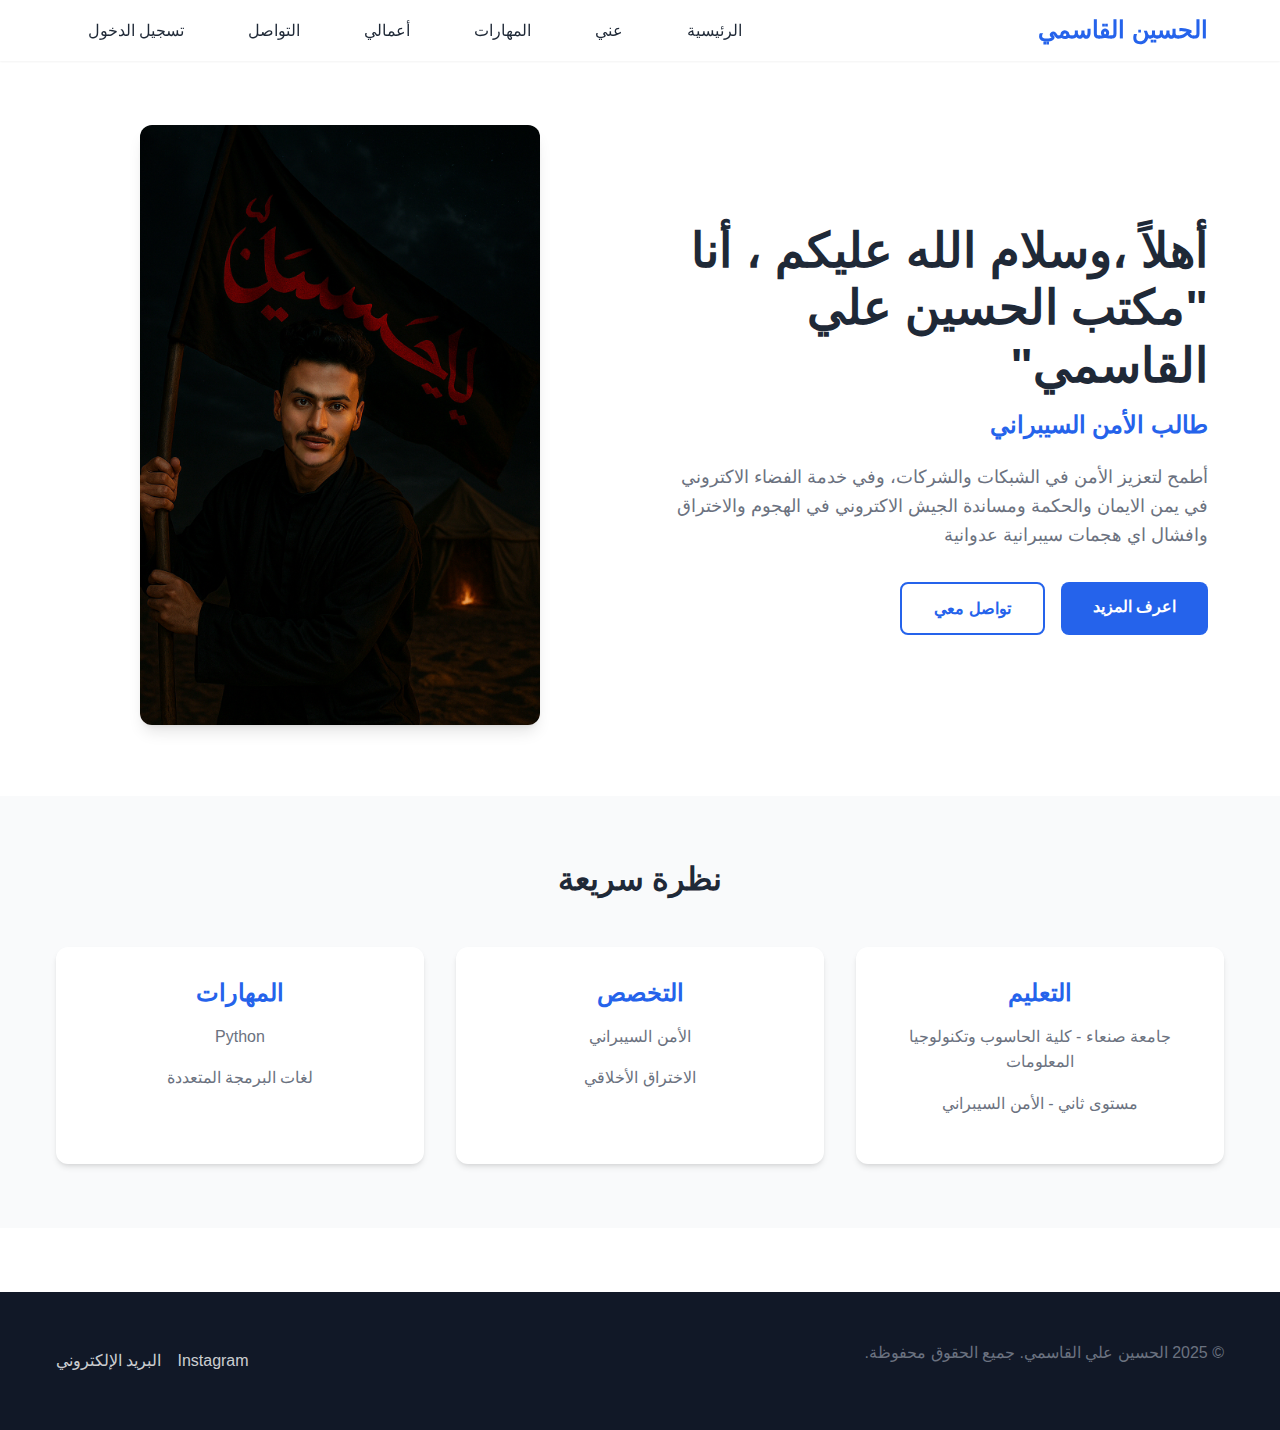
<file: index.html>
<!DOCTYPE html>
<html lang="ar" dir="rtl">
<head>
    <meta charset="UTF-8">
    <meta name="viewport" content="width=device-width, initial-scale=1.0">
    <title>الحسين علي القاسمي - خبير الأمن السيبراني</title>
    <link rel="stylesheet" href="css/style.css">
</head>
<body>
    <header>
        <nav>
            <div class="logo">
                <h1>الحسين القاسمي</h1>
            </div>
            <ul class="nav-menu">
                <li><a href="index.html">الرئيسية</a></li>
                <li><a href="about.html">عني</a></li>
                <li><a href="skills.html">المهارات</a></li>
                <li><a href="portfolio.html">أعمالي</a></li>
                <li><a href="contact.html">التواصل</a></li>
                <li><a href="login.html">تسجيل الدخول</a></li>
            </ul>
            <div class="hamburger">
                <span></span>
                <span></span>
                <span></span>
            </div>
        </nav>
    </header>

    <main>
        <section class="hero">
            <div class="hero-content">
                <h1>أهلاً ،وسلام الله عليكم ، أنا "مكتب الحسين علي  القاسمي"</h1>
                <h2>طالب الأمن السيبراني</h2>
                <p>أطمح لتعزيز الأمن في الشبكات والشركات، وفي خدمة الفضاء الاكتروني في يمن الايمان والحكمة ومساندة الجيش الاكتروني في الهجوم والاختراق وافشال اي هجمات سيبرانية عدوانية</p>
                <div class="hero-buttons">
                    <a href="about.html" class="btn primary">اعرف المزيد</a>
                    <a href="contact.html" class="btn secondary">تواصل معي</a>
                </div>
            </div>
            <div class="hero-image">
                <img src="images/portfolio_new.png" alt="الحسين علي القاسمي">
            </div>
        </section>

        <section class="quick-info">
            <div class="container">
                <h2>نظرة سريعة</h2>
                <div class="info-grid">
                    <div class="info-card">
                        <h3>التعليم</h3>
                        <p>جامعة صنعاء - كلية الحاسوب وتكنولوجيا المعلومات</p>
                        <p>مستوى ثاني - الأمن السيبراني</p>
                    </div>
                    <div class="info-card">
                        <h3>التخصص</h3>
                        <p>الأمن السيبراني</p>
                        <p>الاختراق الأخلاقي</p>
                    </div>
                    <div class="info-card">
                        <h3>المهارات</h3>
                        <p>Python</p>
                        <p>لغات البرمجة المتعددة</p>
                    </div>
                </div>
            </div>
        </section>
    </main>

    <footer>
        <div class="container">
            <p>&copy; 2025 الحسين علي القاسمي. جميع الحقوق محفوظة.</p>
            <div class="social-links">
                <a href="https://instagram.com/sayed._.hsino" target="_blank">Instagram</a>
                <a href="mailto:qasimiykrblaiy@gmail.com">البريد الإلكتروني</a>
            </div>
        </div>
    </footer>

    <script src="js/script.js"></script>
</body>
</html>
</file>
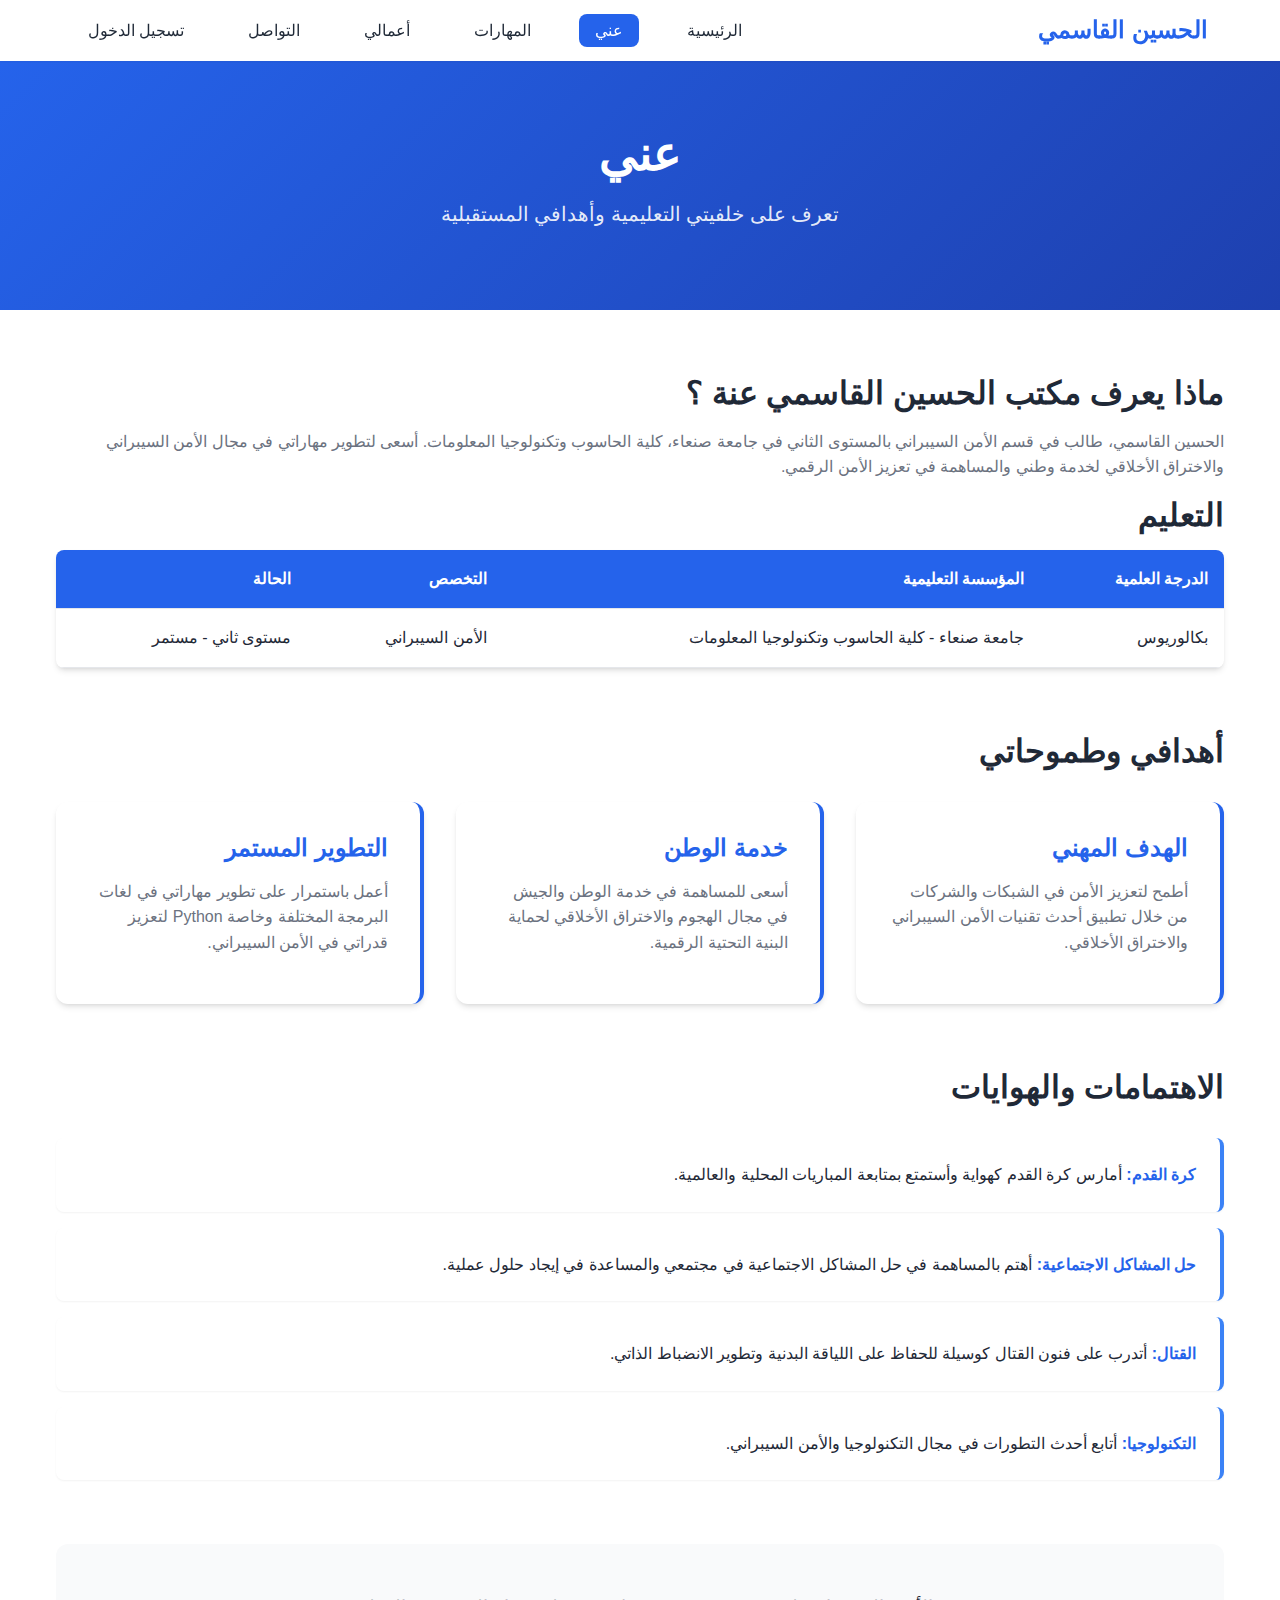
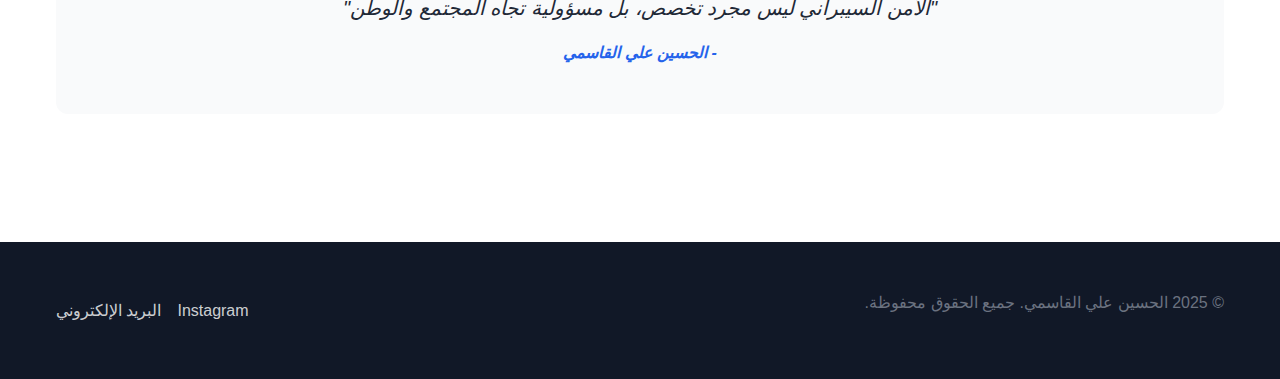
<file: about.html>
<!DOCTYPE html>
<html lang="ar" dir="rtl">
<head>
    <meta charset="UTF-8">
    <meta name="viewport" content="width=device-width, initial-scale=1.0">
    <title>عني - الحسين علي القاسمي</title>
    <link rel="stylesheet" href="css/style.css">
</head>
<body>
    <header>
        <nav>
            <div class="logo">
                <h1>الحسين القاسمي</h1>
            </div>
            <ul class="nav-menu">
                <li><a href="index.html">الرئيسية</a></li>
                <li><a href="about.html" class="active">عني</a></li>
                <li><a href="skills.html">المهارات</a></li>
                <li><a href="portfolio.html">أعمالي</a></li>
                <li><a href="contact.html">التواصل</a></li>
                <li><a href="login.html">تسجيل الدخول</a></li>
            </ul>
            <div class="hamburger">
                <span></span>
                <span></span>
                <span></span>
            </div>
        </nav>
    </header>

    <main>
        <section class="page-header">
            <div class="container">
                <h1>عني</h1>
                <p>تعرف على خلفيتي التعليمية وأهدافي المستقبلية</p>
            </div>
        </section>

        <section class="about-content">
            <div class="container">
                <article class="about-intro">
                    <h2>ماذا يعرف مكتب الحسين القاسمي عنة ؟</h2>
                    <p> الحسين القاسمي، طالب في قسم الأمن السيبراني بالمستوى الثاني في جامعة صنعاء، كلية الحاسوب وتكنولوجيا المعلومات. أسعى لتطوير مهاراتي في مجال الأمن السيبراني والاختراق الأخلاقي لخدمة وطني والمساهمة في تعزيز الأمن الرقمي.</p>
                </article>

                <section class="education">
                    <h2>التعليم</h2>
                    <table class="education-table">
                        <thead>
                            <tr>
                                <th>الدرجة العلمية</th>
                                <th>المؤسسة التعليمية</th>
                                <th>التخصص</th>
                                <th>الحالة</th>
                            </tr>
                        </thead>
                        <tbody>
                            <tr>
                                <td>بكالوريوس</td>
                                <td>جامعة صنعاء - كلية الحاسوب وتكنولوجيا المعلومات</td>
                                <td>الأمن السيبراني</td>
                                <td>مستوى ثاني - مستمر</td>
                            </tr>
                        </tbody>
                    </table>
                </section>

                <section class="goals">
                    <h2>أهدافي وطموحاتي</h2>
                    <div class="goals-grid">
                        <div class="goal-card">
                            <h3>الهدف المهني</h3>
                            <p>أطمح لتعزيز الأمن في الشبكات والشركات من خلال تطبيق أحدث تقنيات الأمن السيبراني والاختراق الأخلاقي.</p>
                        </div>
                        <div class="goal-card">
                            <h3>خدمة الوطن</h3>
                            <p>أسعى للمساهمة في خدمة الوطن والجيش في مجال الهجوم والاختراق الأخلاقي لحماية البنية التحتية الرقمية.</p>
                        </div>
                        <div class="goal-card">
                            <h3>التطوير المستمر</h3>
                            <p>أعمل باستمرار على تطوير مهاراتي في لغات البرمجة المختلفة وخاصة Python لتعزيز قدراتي في الأمن السيبراني.</p>
                        </div>
                    </div>
                </section>

                <section class="interests">
                    <h2>الاهتمامات والهوايات</h2>
                    <ul class="interests-list">
                        <li>
                            <strong>كرة القدم:</strong> أمارس كرة القدم كهواية وأستمتع بمتابعة المباريات المحلية والعالمية.
                        </li>
                        <li>
                            <strong>حل المشاكل الاجتماعية:</strong> أهتم بالمساهمة في حل المشاكل الاجتماعية في مجتمعي والمساعدة في إيجاد حلول عملية.
                        </li>
                        <li>
                            <strong>القتال:</strong> أتدرب على فنون القتال كوسيلة للحفاظ على اللياقة البدنية وتطوير الانضباط الذاتي.
                        </li>
                        <li>
                            <strong>التكنولوجيا:</strong> أتابع أحدث التطورات في مجال التكنولوجيا والأمن السيبراني.
                        </li>
                    </ul>
                </section>

                <aside class="quote-section">
                    <blockquote>
                        "الأمن السيبراني ليس مجرد تخصص، بل مسؤولية تجاه المجتمع والوطن"
                    </blockquote>
                    <cite>- الحسين علي  القاسمي</cite>
                </aside>
            </div>
        </section>
    </main>

    <footer>
        <div class="container">
            <p>&copy; 2025 الحسين علي  القاسمي. جميع الحقوق محفوظة.</p>
            <div class="social-links">
                <a href="https://instagram.com/sayed._.hsino" target="_blank">Instagram</a>
                <a href="mailto:qasimiykrblaiy@gmail.com">البريد الإلكتروني</a>
            </div>
        </div>
    </footer>

    <script src="js/script.js"></script>
</body>
</html>
</file>
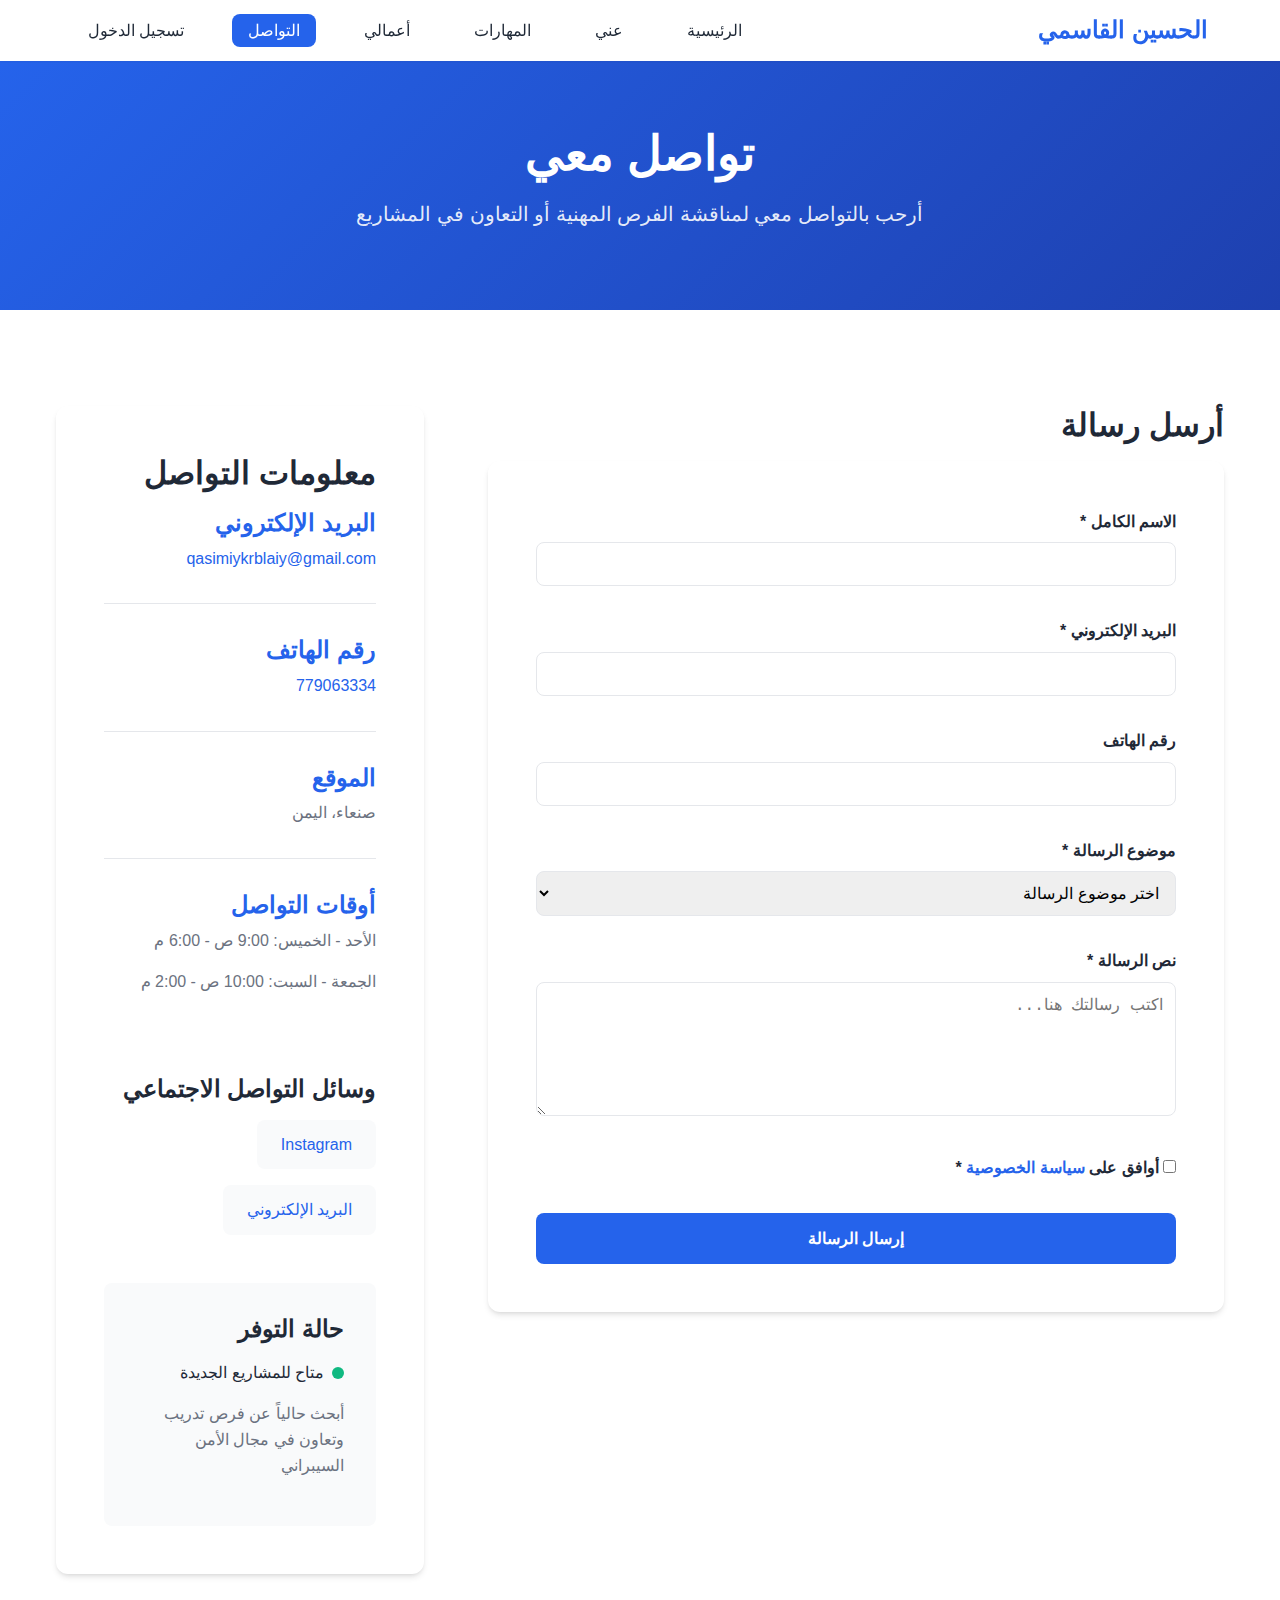
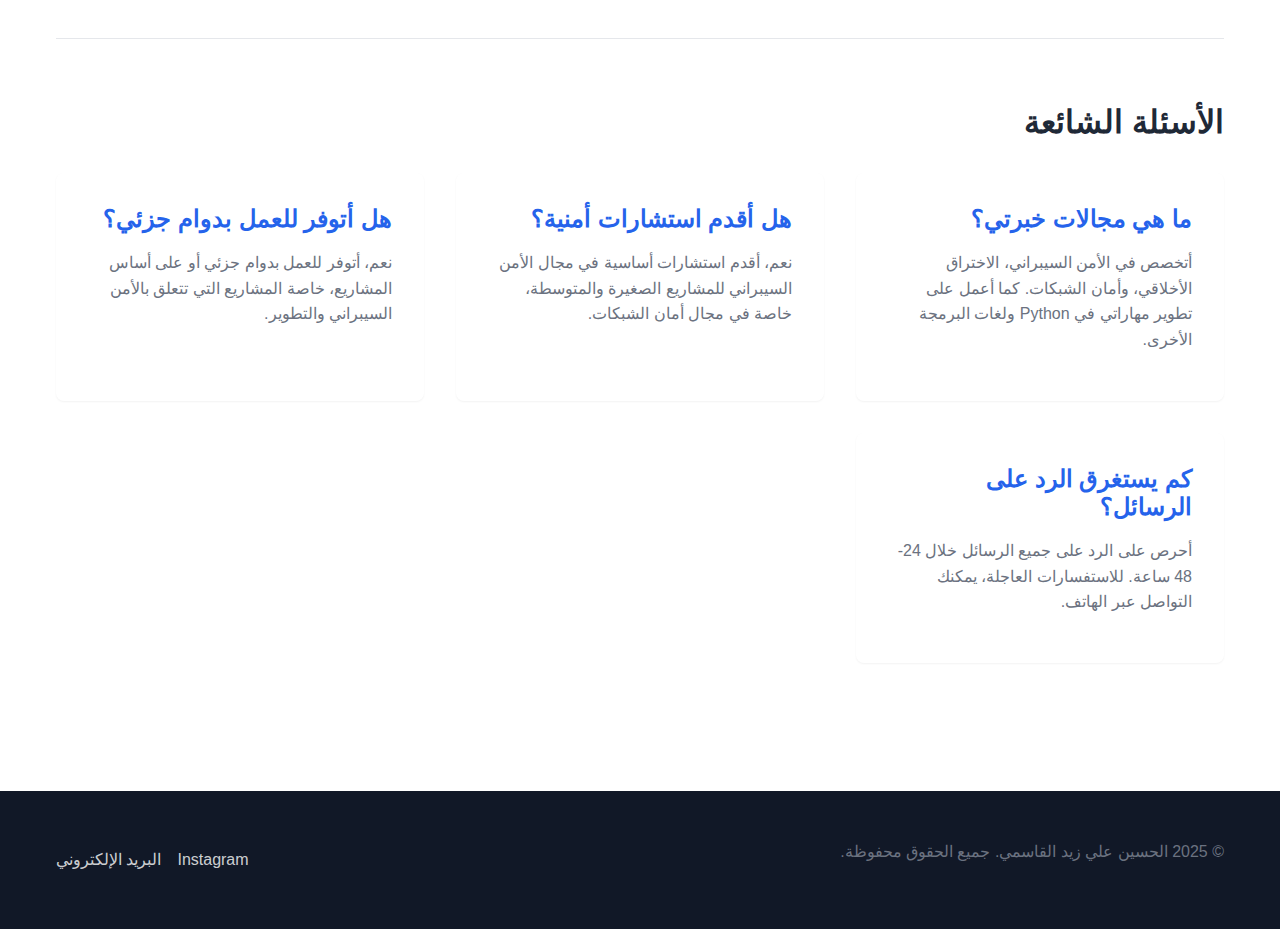
<file: contact.html>
<!DOCTYPE html>
<html lang="ar" dir="rtl">
<head>
    <meta charset="UTF-8">
    <meta name="viewport" content="width=device-width, initial-scale=1.0">
    <title>التواصل - الحسين علي القاسمي</title>
    <link rel="stylesheet" href="css/style.css">
</head>
<body>
    <header>
        <nav>
            <div class="logo">
                <h1>الحسين القاسمي</h1>
            </div>
            <ul class="nav-menu">
                <li><a href="index.html">الرئيسية</a></li>
                <li><a href="about.html">عني</a></li>
                <li><a href="skills.html">المهارات</a></li>
                <li><a href="portfolio.html">أعمالي</a></li>
                <li><a href="contact.html" class="active">التواصل</a></li>
                <li><a href="login.html">تسجيل الدخول</a></li>
            </ul>
            <div class="hamburger">
                <span></span>
                <span></span>
                <span></span>
            </div>
        </nav>
    </header>

    <main>
        <section class="page-header">
            <div class="container">
                <h1>تواصل معي</h1>
                <p>أرحب بالتواصل معي لمناقشة الفرص المهنية أو التعاون في المشاريع</p>
            </div>
        </section>

        <section class="contact-content">
            <div class="container">
                <div class="contact-grid">
                    <div class="contact-form-section">
                        <h2>أرسل رسالة</h2>
                        <form class="contact-form" id="contactForm">
                            <div class="form-group">
                                <label for="name">الاسم الكامل *</label>
                                <input type="text" id="name" name="name" required>
                                <span class="error-message" id="nameError"></span>
                            </div>

                            <div class="form-group">
                                <label for="email">البريد الإلكتروني *</label>
                                <input type="email" id="email" name="email" required>
                                <span class="error-message" id="emailError"></span>
                            </div>

                            <div class="form-group">
                                <label for="phone">رقم الهاتف</label>
                                <input type="tel" id="phone" name="phone">
                            </div>

                            <div class="form-group">
                                <label for="subject">موضوع الرسالة *</label>
                                <select id="subject" name="subject" required>
                                    <option value="">اختر موضوع الرسالة</option>
                                    <option value="job">فرصة عمل</option>
                                    <option value="collaboration">تعاون في مشروع</option>
                                    <option value="consultation">استشارة أمنية</option>
                                    <option value="training">تدريب أو ورشة عمل</option>
                                    <option value="other">أخرى</option>
                                </select>
                                <span class="error-message" id="subjectError"></span>
                            </div>

                            <div class="form-group">
                                <label for="message">نص الرسالة *</label>
                                <textarea id="message" name="message" rows="6" required placeholder="اكتب رسالتك هنا..."></textarea>
                                <span class="error-message" id="messageError"></span>
                            </div>

                            <div class="form-group">
                                <label class="checkbox-label">
                                    <input type="checkbox" id="privacy" name="privacy" required>
                                    <span class="checkmark"></span>
                                    أوافق على <a href="#" target="_blank">سياسة الخصوصية</a> *
                                </label>
                                <span class="error-message" id="privacyError"></span>
                            </div>

                            <button type="submit" class="submit-btn">إرسال الرسالة</button>
                        </form>
                    </div>

                    <div class="contact-info-section">
                        <h2>معلومات التواصل</h2>
                        <div class="contact-info">
                            <div class="contact-item">
                                <h3>البريد الإلكتروني</h3>
                                <p><a href="mailto:qasimiykrblaiy@gmail.com">qasimiykrblaiy@gmail.com</a></p>
                            </div>

                            <div class="contact-item">
                                <h3>رقم الهاتف</h3>
                                <p><a href="tel:+967779963334">779063334</a></p>
                            </div>

                            <div class="contact-item">
                                <h3>الموقع</h3>
                                <p>صنعاء، اليمن</p>
                            </div>

                            <div class="contact-item">
                                <h3>أوقات التواصل</h3>
                                <p>الأحد - الخميس: 9:00 ص - 6:00 م</p>
                                <p>الجمعة - السبت: 10:00 ص - 2:00 م</p>
                            </div>
                        </div>

                        <div class="social-media">
                            <h3>وسائل التواصل الاجتماعي</h3>
                            <div class="social-links">
                                <a href="https://instagram.com/sayed._.hsino" target="_blank" class="social-link instagram">
                                    <span>Instagram</span>
                                </a>
                                <a href="mailto:qasimiykrblaiy@gmail.com" class="social-link email">
                                    <span>البريد الإلكتروني</span>
                                </a>
                            </div>
                        </div>

                        <div class="availability">
                            <h3>حالة التوفر</h3>
                            <div class="status-indicator available">
                                <span class="status-dot"></span>
                                <span>متاح للمشاريع الجديدة</span>
                            </div>
                            <p>أبحث حالياً عن فرص تدريب وتعاون في مجال الأمن السيبراني</p>
                        </div>
                    </div>
                </div>

                <section class="faq-section">
                    <h2>الأسئلة الشائعة</h2>
                    <div class="faq-grid">
                        <div class="faq-item">
                            <h3>ما هي مجالات خبرتي؟</h3>
                            <p>أتخصص في الأمن السيبراني، الاختراق الأخلاقي، وأمان الشبكات. كما أعمل على تطوير مهاراتي في Python ولغات البرمجة الأخرى.</p>
                        </div>
                        <div class="faq-item">
                            <h3>هل أقدم استشارات أمنية؟</h3>
                            <p>نعم، أقدم استشارات أساسية في مجال الأمن السيبراني للمشاريع الصغيرة والمتوسطة، خاصة في مجال أمان الشبكات.</p>
                        </div>
                        <div class="faq-item">
                            <h3>هل أتوفر للعمل بدوام جزئي؟</h3>
                            <p>نعم، أتوفر للعمل بدوام جزئي أو على أساس المشاريع، خاصة المشاريع التي تتعلق بالأمن السيبراني والتطوير.</p>
                        </div>
                        <div class="faq-item">
                            <h3>كم يستغرق الرد على الرسائل؟</h3>
                            <p>أحرص على الرد على جميع الرسائل خلال 24-48 ساعة. للاستفسارات العاجلة، يمكنك التواصل عبر الهاتف.</p>
                        </div>
                    </div>
                </section>
            </div>
        </section>
    </main>

    <footer>
        <div class="container">
            <p>&copy; 2025 الحسين علي زيد القاسمي. جميع الحقوق محفوظة.</p>
            <div class="social-links">
                <a href="https://instagram.com/sayed._.hsino" target="_blank">Instagram</a>
                <a href="mailto:qasimiykrblaiy@gmail.com">البريد الإلكتروني</a>
            </div>
        </div>
    </footer>

    <script src="js/script.js"></script>
</body>
</html>
</file>
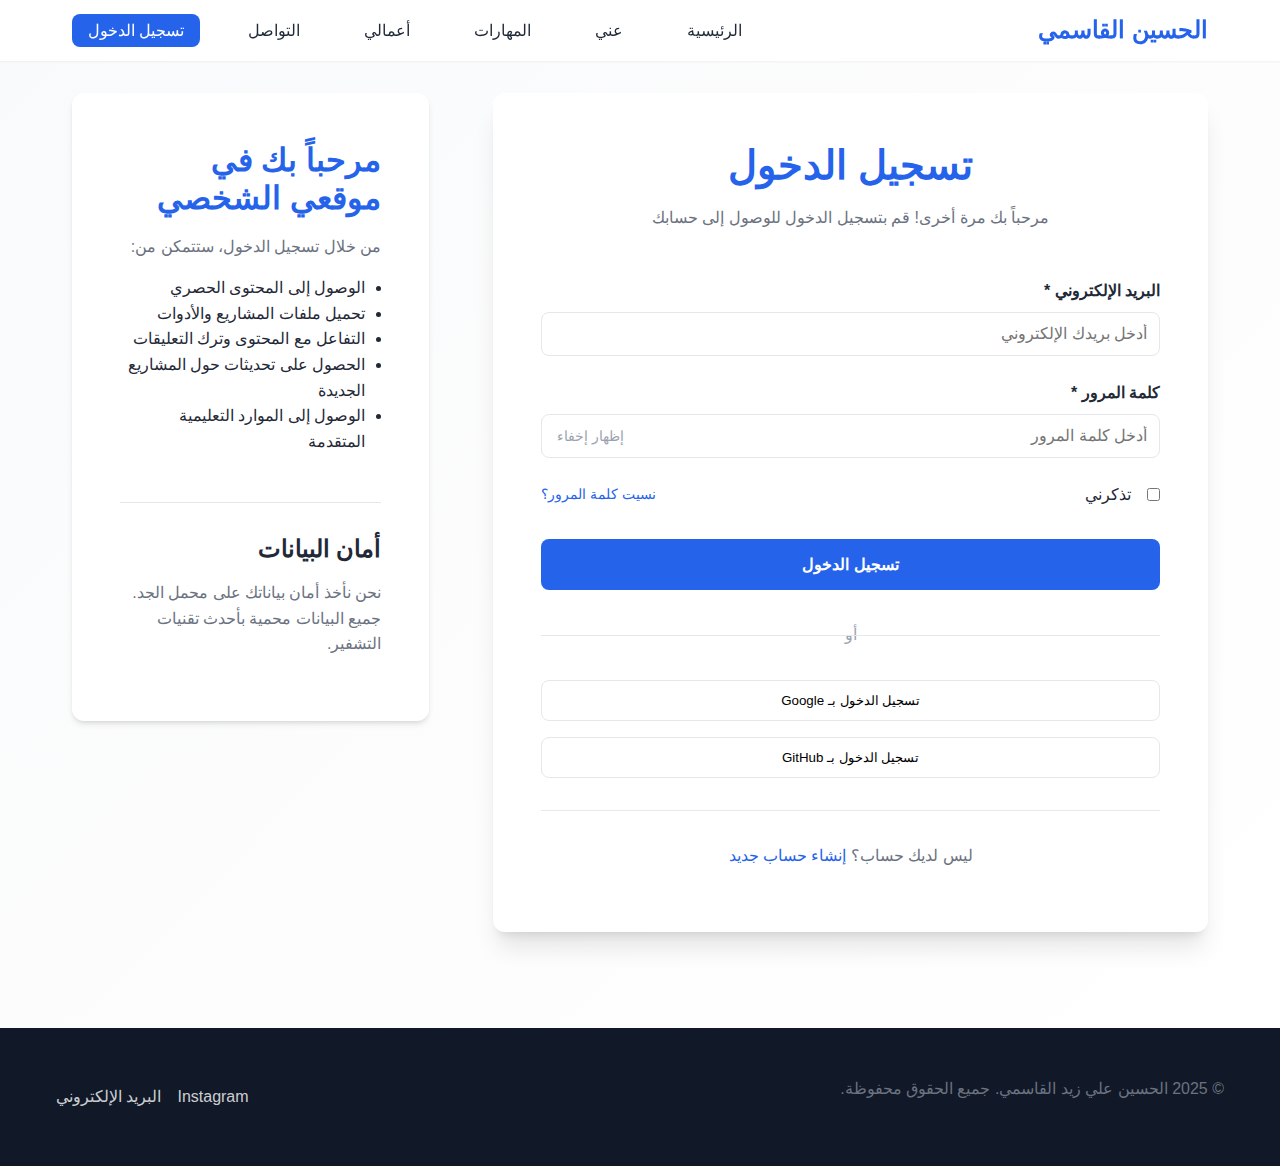
<file: login.html>
<!DOCTYPE html>
<html lang="ar" dir="rtl">
<head>
    <meta charset="UTF-8">
    <meta name="viewport" content="width=device-width, initial-scale=1.0">
    <title>تسجيل الدخول - الحسين علي زيد القاسمي</title>
    <link rel="stylesheet" href="css/style.css">
</head>
<body class="auth-page">
    <header>
        <nav>
            <div class="logo">
                <h1><a href="index.html">الحسين القاسمي</a></h1>
            </div>
            <ul class="nav-menu">
                <li><a href="index.html">الرئيسية</a></li>
                <li><a href="about.html">عني</a></li>
                <li><a href="skills.html">المهارات</a></li>
                <li><a href="portfolio.html">أعمالي</a></li>
                <li><a href="contact.html">التواصل</a></li>
                <li><a href="login.html" class="active">تسجيل الدخول</a></li>
            </ul>
            <div class="hamburger">
                <span></span>
                <span></span>
                <span></span>
            </div>
        </nav>
    </header>

    <main class="auth-main">
        <section class="auth-container">
            <div class="auth-card">
                <div class="auth-header">
                    <h1>تسجيل الدخول</h1>
                    <p>مرحباً بك مرة أخرى! قم بتسجيل الدخول للوصول إلى حسابك</p>
                </div>

                <form class="auth-form" id="loginForm">
                    <div class="form-group">
                        <label for="loginEmail">البريد الإلكتروني *</label>
                        <input type="email" id="loginEmail" name="email" required placeholder="أدخل بريدك الإلكتروني">
                        <span class="error-message" id="loginEmailError"></span>
                    </div>

                    <div class="form-group">
                        <label for="loginPassword">كلمة المرور *</label>
                        <div class="password-input">
                            <input type="password" id="loginPassword" name="password" required placeholder="أدخل كلمة المرور">
                            <button type="button" class="toggle-password" onclick="togglePassword('loginPassword')">
                                <span class="show-text">إظهار</span>
                                <span class="hide-text">إخفاء</span>
                            </button>
                        </div>
                        <span class="error-message" id="loginPasswordError"></span>
                    </div>

                    <div class="form-options">
                        <label class="checkbox-label">
                            <input type="checkbox" id="rememberMe" name="rememberMe">
                            <span class="checkmark"></span>
                            تذكرني
                        </label>
                        <a href="#" class="forgot-password">نسيت كلمة المرور؟</a>
                    </div>

                    <button type="submit" class="auth-btn primary">تسجيل الدخول</button>

                    <div class="auth-divider">
                        <span>أو</span>
                    </div>

                    <div class="social-login">
                        <button type="button" class="social-btn google" onclick="socialLogin('google')">
                            <span>تسجيل الدخول بـ Google</span>
                        </button>
                        <button type="button" class="social-btn github" onclick="socialLogin('github')">
                            <span>تسجيل الدخول بـ GitHub</span>
                        </button>
                    </div>

                    <div class="auth-footer">
                        <p>ليس لديك حساب؟ <a href="register.html">إنشاء حساب جديد</a></p>
                    </div>
                </form>
            </div>

            <aside class="auth-info">
                <div class="info-content">
                    <h2>مرحباً بك في موقعي الشخصي</h2>
                    <p>من خلال تسجيل الدخول، ستتمكن من:</p>
                    <ul>
                        <li>الوصول إلى المحتوى الحصري</li>
                        <li>تحميل ملفات المشاريع والأدوات</li>
                        <li>التفاعل مع المحتوى وترك التعليقات</li>
                        <li>الحصول على تحديثات حول المشاريع الجديدة</li>
                        <li>الوصول إلى الموارد التعليمية المتقدمة</li>
                    </ul>
                </div>

                <div class="security-note">
                    <h3>أمان البيانات</h3>
                    <p>نحن نأخذ أمان بياناتك على محمل الجد. جميع البيانات محمية بأحدث تقنيات التشفير.</p>
                </div>
            </aside>
        </section>
    </main>

    <footer>
        <div class="container">
            <p>&copy; 2025 الحسين علي زيد القاسمي. جميع الحقوق محفوظة.</p>
            <div class="social-links">
                <a href="https://instagram.com/sayed._.hsino" target="_blank">Instagram</a>
                <a href="mailto:qasimiykrblaiy@gmail.com">البريد الإلكتروني</a>
            </div>
        </div>
    </footer>

    <script src="js/script.js"></script>
</body>
</html>
</file>
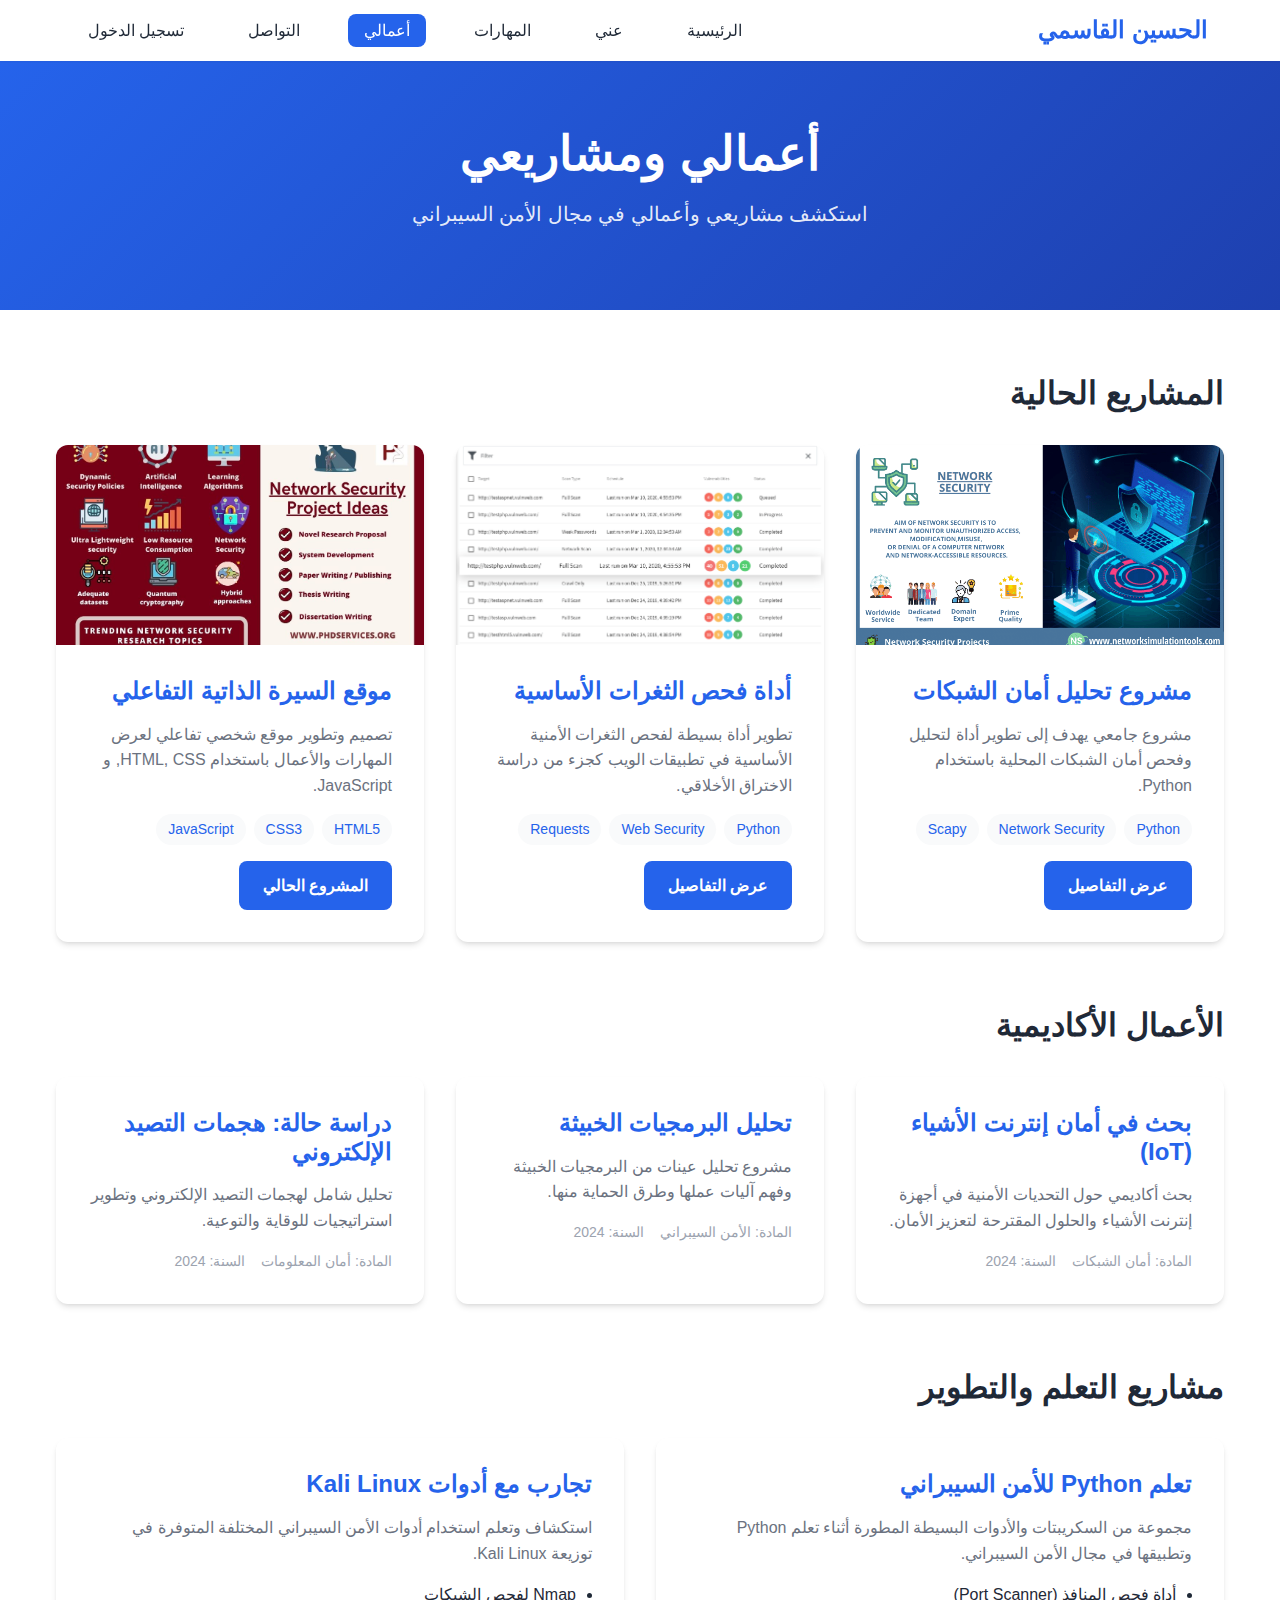
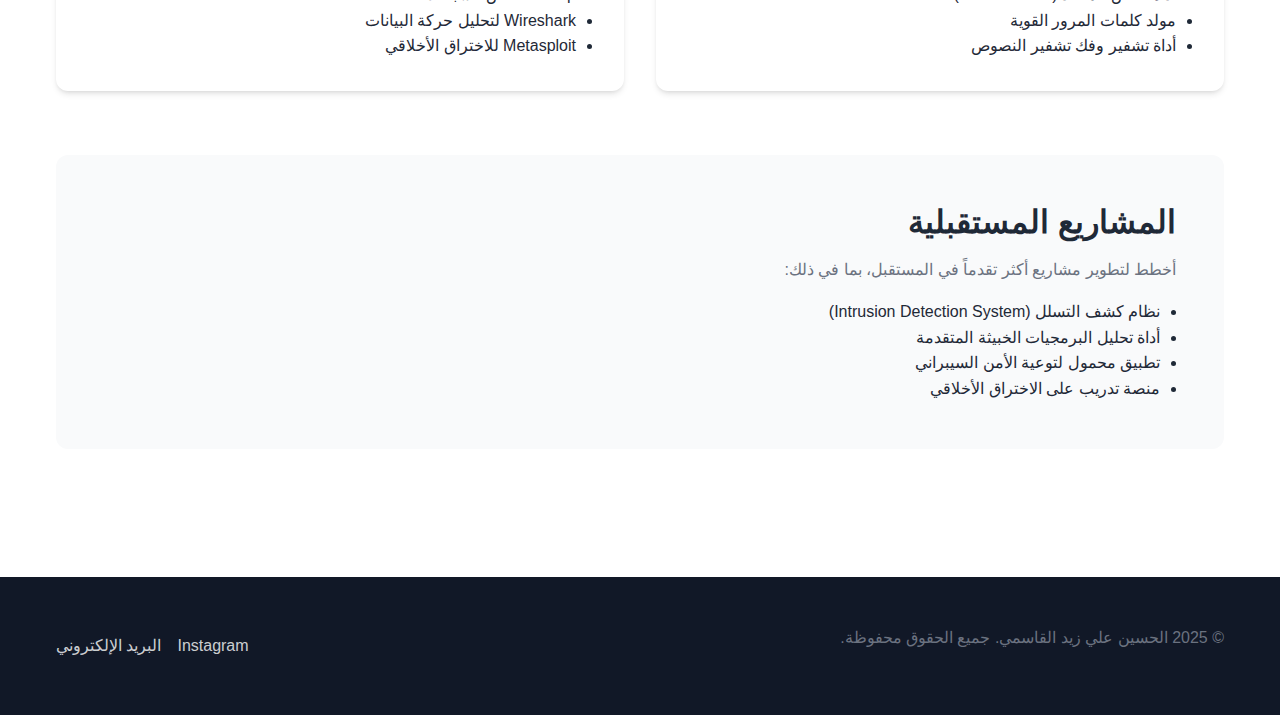
<file: portfolio.html>
<!DOCTYPE html>
<html lang="ar" dir="rtl">
<head>
    <meta charset="UTF-8">
    <meta name="viewport" content="width=device-width, initial-scale=1.0">
    <title>أعمالي - الحسين علي زيد القاسمي</title>
    <link rel="stylesheet" href="css/style.css">
</head>
<body>
    <header>
        <nav>
            <div class="logo">
                <h1>الحسين القاسمي</h1>
            </div>
            <ul class="nav-menu">
                <li><a href="index.html">الرئيسية</a></li>
                <li><a href="about.html">عني</a></li>
                <li><a href="skills.html">المهارات</a></li>
                <li><a href="portfolio.html" class="active">أعمالي</a></li>
                <li><a href="contact.html">التواصل</a></li>
                <li><a href="login.html">تسجيل الدخول</a></li>
            </ul>
            <div class="hamburger">
                <span></span>
                <span></span>
                <span></span>
            </div>
        </nav>
    </header>

    <main>
        <section class="page-header">
            <div class="container">
                <h1>أعمالي ومشاريعي</h1>
                <p>استكشف مشاريعي وأعمالي في مجال الأمن السيبراني</p>
            </div>
        </section>

        <section class="portfolio-content">
            <div class="container">
                <section class="current-projects">
                    <h2>المشاريع الحالية</h2>
                    <div class="projects-grid">
                        <article class="project-card">
                            <div class="project-image">
                                <img src="images/project1.jpg" alt="مشروع تحليل الشبكات">
                            </div>
                            <div class="project-info">
                                <h3>مشروع تحليل أمان الشبكات</h3>
                                <p>مشروع جامعي يهدف إلى تطوير أداة لتحليل وفحص أمان الشبكات المحلية باستخدام Python.</p>
                                <div class="project-tech">
                                    <span class="tech-tag">Python</span>
                                    <span class="tech-tag">Network Security</span>
                                    <span class="tech-tag">Scapy</span>
                                </div>
                                <a href="project1.html" class="project-link">عرض التفاصيل</a>
                            </div>
                        </article>

                        <article class="project-card">
                            <div class="project-image">
                                <img src="images/project2.jpg" alt="أداة فحص الثغرات">
                            </div>
                            <div class="project-info">
                                <h3>أداة فحص الثغرات الأساسية</h3>
                                <p>تطوير أداة بسيطة لفحص الثغرات الأمنية الأساسية في تطبيقات الويب كجزء من دراسة الاختراق الأخلاقي.</p>
                                <div class="project-tech">
                                    <span class="tech-tag">Python</span>
                                    <span class="tech-tag">Web Security</span>
                                    <span class="tech-tag">Requests</span>
                                </div>
                                <a href="project2.html" class="project-link">عرض التفاصيل</a>
                            </div>
                        </article>

                        <article class="project-card">
                            <div class="project-image">
                                <img src="images/project3.jpg" alt="موقع السيرة الذاتية">
                            </div>
                            <div class="project-info">
                                <h3>موقع السيرة الذاتية التفاعلي</h3>
                                <p>تصميم وتطوير موقع شخصي تفاعلي لعرض المهارات والأعمال باستخدام HTML, CSS, و JavaScript.</p>
                                <div class="project-tech">
                                    <span class="tech-tag">HTML5</span>
                                    <span class="tech-tag">CSS3</span>
                                    <span class="tech-tag">JavaScript</span>
                                </div>
                                <a href="#" class="project-link">المشروع الحالي</a>
                            </div>
                        </article>
                    </div>
                </section>

                <section class="academic-work">
                    <h2>الأعمال الأكاديمية</h2>
                    <div class="academic-grid">
                        <div class="academic-item">
                            <h3>بحث في أمان إنترنت الأشياء (IoT)</h3>
                            <p>بحث أكاديمي حول التحديات الأمنية في أجهزة إنترنت الأشياء والحلول المقترحة لتعزيز الأمان.</p>
                            <div class="academic-details">
                                <span>المادة: أمان الشبكات</span>
                                <span>السنة: 2024</span>
                            </div>
                        </div>

                        <div class="academic-item">
                            <h3>تحليل البرمجيات الخبيثة</h3>
                            <p>مشروع تحليل عينات من البرمجيات الخبيثة وفهم آليات عملها وطرق الحماية منها.</p>
                            <div class="academic-details">
                                <span>المادة: الأمن السيبراني</span>
                                <span>السنة: 2024</span>
                            </div>
                        </div>

                        <div class="academic-item">
                            <h3>دراسة حالة: هجمات التصيد الإلكتروني</h3>
                            <p>تحليل شامل لهجمات التصيد الإلكتروني وتطوير استراتيجيات للوقاية والتوعية.</p>
                            <div class="academic-details">
                                <span>المادة: أمان المعلومات</span>
                                <span>السنة: 2024</span>
                            </div>
                        </div>
                    </div>
                </section>

                <section class="learning-projects">
                    <h2>مشاريع التعلم والتطوير</h2>
                    <div class="learning-grid">
                        <div class="learning-item">
                            <h3>تعلم Python للأمن السيبراني</h3>
                            <p>مجموعة من السكريبتات والأدوات البسيطة المطورة أثناء تعلم Python وتطبيقها في مجال الأمن السيبراني.</p>
                            <ul>
                                <li>أداة فحص المنافذ (Port Scanner)</li>
                                <li>مولد كلمات المرور القوية</li>
                                <li>أداة تشفير وفك تشفير النصوص</li>
                            </ul>
                        </div>

                        <div class="learning-item">
                            <h3>تجارب مع أدوات Kali Linux</h3>
                            <p>استكشاف وتعلم استخدام أدوات الأمن السيبراني المختلفة المتوفرة في توزيعة Kali Linux.</p>
                            <ul>
                                <li>Nmap لفحص الشبكات</li>
                                <li>Wireshark لتحليل حركة البيانات</li>
                                <li>Metasploit للاختراق الأخلاقي</li>
                            </ul>
                        </div>
                    </div>
                </section>

                <aside class="future-projects">
                    <h2>المشاريع المستقبلية</h2>
                    <div class="future-note">
                        <p>أخطط لتطوير مشاريع أكثر تقدماً في المستقبل، بما في ذلك:</p>
                        <ul>
                            <li>نظام كشف التسلل (Intrusion Detection System)</li>
                            <li>أداة تحليل البرمجيات الخبيثة المتقدمة</li>
                            <li>تطبيق محمول لتوعية الأمن السيبراني</li>
                            <li>منصة تدريب على الاختراق الأخلاقي</li>
                        </ul>
                    </div>
                </aside>
            </div>
        </section>
    </main>

    <footer>
        <div class="container">
            <p>&copy; 2025 الحسين علي زيد القاسمي. جميع الحقوق محفوظة.</p>
            <div class="social-links">
                <a href="https://instagram.com/sayed._.hsino" target="_blank">Instagram</a>
                <a href="mailto:qasimiykrblaiy@gmail.com">البريد الإلكتروني</a>
            </div>
        </div>
    </footer>

    <script src="js/script.js"></script>
</body>
</html>
</file>
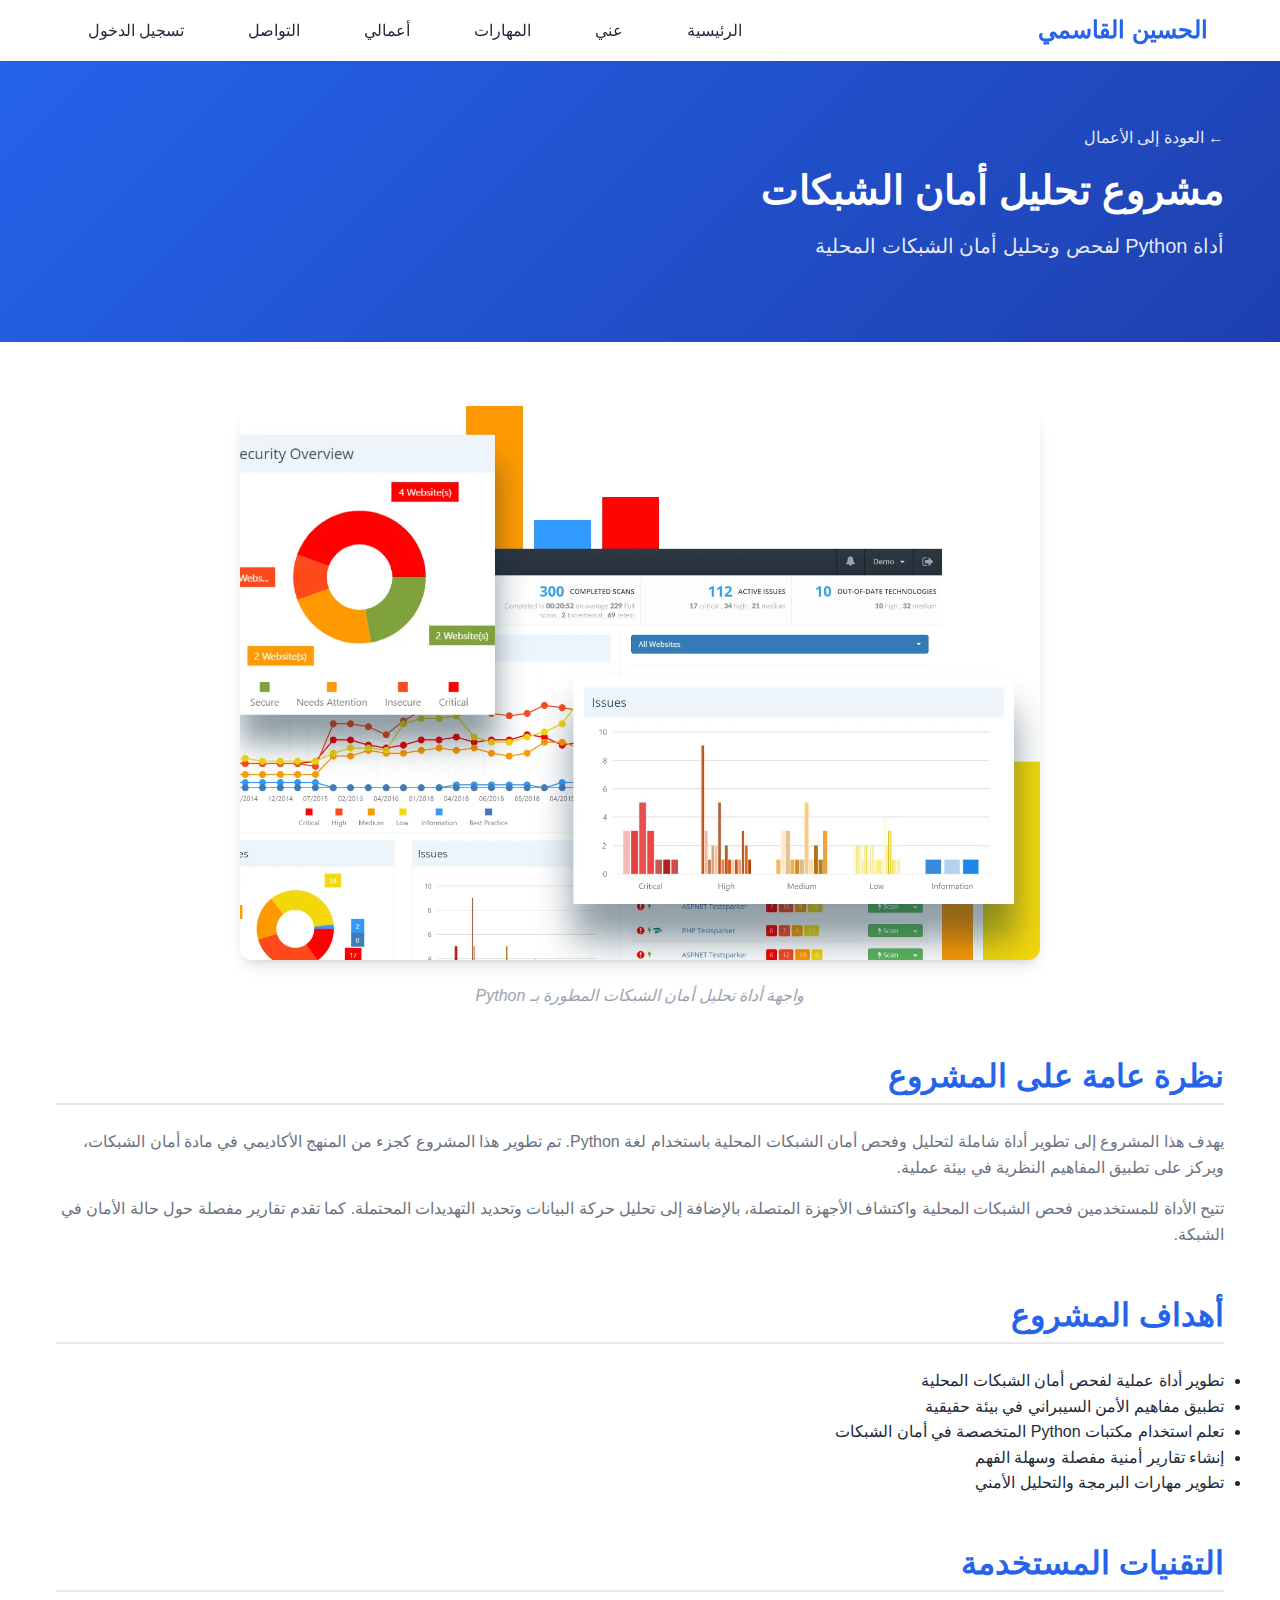
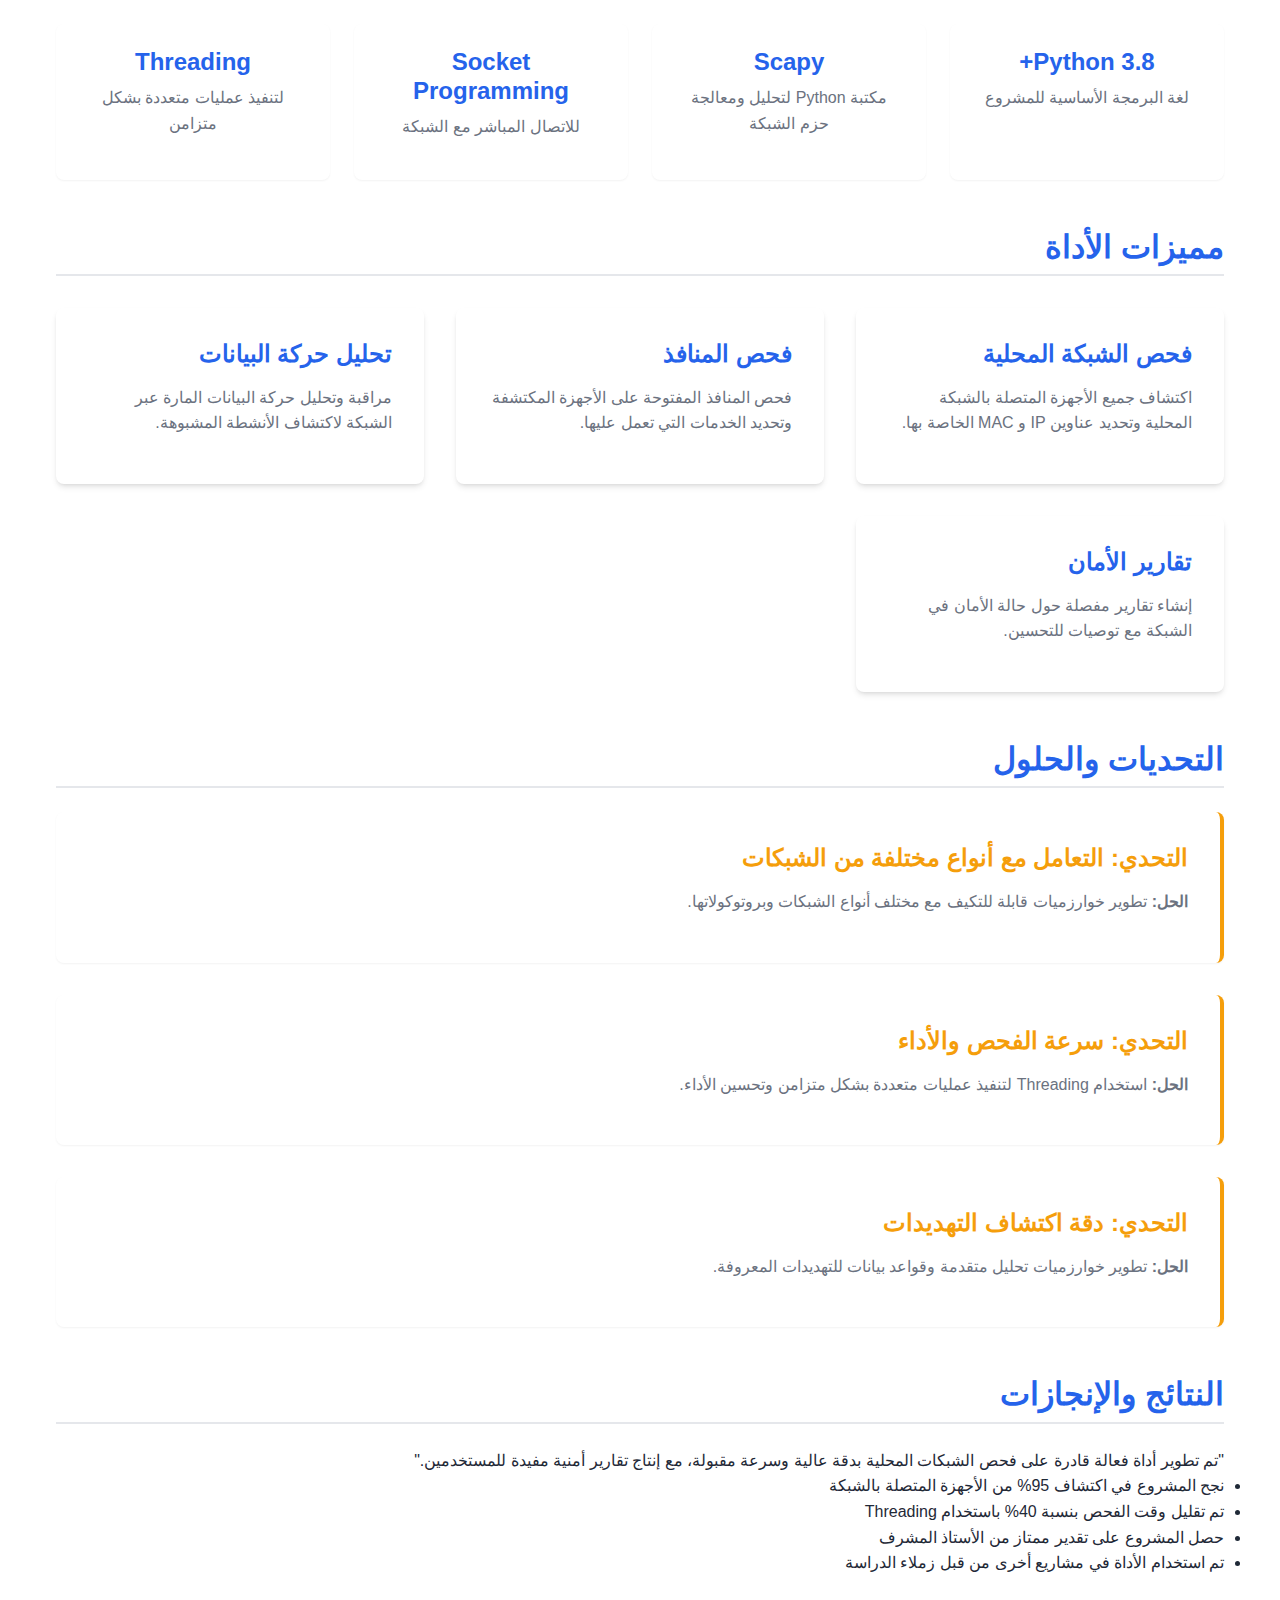
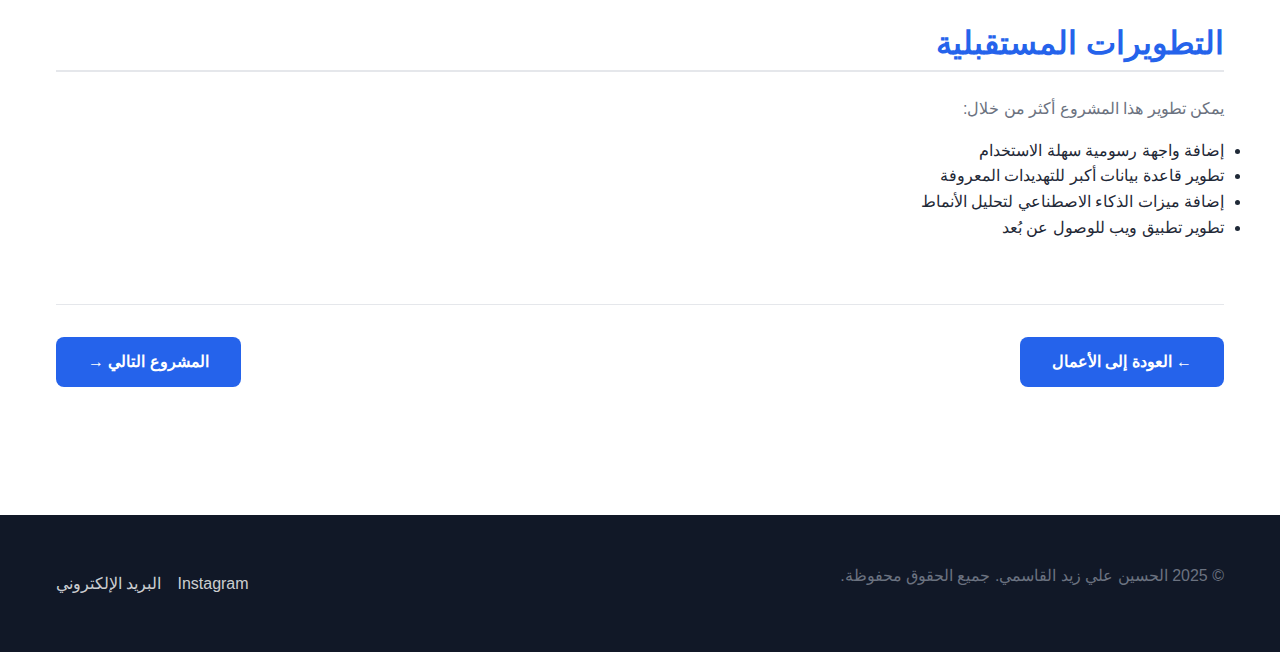
<file: project1.html>
<!DOCTYPE html>
<html lang="ar" dir="rtl">
<head>
    <meta charset="UTF-8">
    <meta name="viewport" content="width=device-width, initial-scale=1.0">
    <title>مشروع تحليل أمان الشبكات - الحسين علي زيد القاسمي</title>
    <link rel="stylesheet" href="css/style.css">
</head>
<body>
    <header>
        <nav>
            <div class="logo">
                <h1>الحسين القاسمي</h1>
            </div>
            <ul class="nav-menu">
                <li><a href="index.html">الرئيسية</a></li>
                <li><a href="about.html">عني</a></li>
                <li><a href="skills.html">المهارات</a></li>
                <li><a href="portfolio.html">أعمالي</a></li>
                <li><a href="contact.html">التواصل</a></li>
                <li><a href="login.html">تسجيل الدخول</a></li>
            </ul>
            <div class="hamburger">
                <span></span>
                <span></span>
                <span></span>
            </div>
        </nav>
    </header>

    <main>
        <section class="project-header">
            <div class="container">
                <a href="portfolio.html" class="back-link">← العودة إلى الأعمال</a>
                <h1>مشروع تحليل أمان الشبكات</h1>
                <p class="project-subtitle">أداة Python لفحص وتحليل أمان الشبكات المحلية</p>
            </div>
        </section>

        <section class="project-content">
            <div class="container">
                <article class="project-details">
                    <div class="project-image-large">
                        <figure>
                            <img src="images/project1_detail.jpg" alt="لقطة شاشة من أداة تحليل الشبكات">
                            <figcaption>واجهة أداة تحليل أمان الشبكات المطورة بـ Python</figcaption>
                        </figure>
                    </div>

                    <section class="project-overview">
                        <h2>نظرة عامة على المشروع</h2>
                        <p>يهدف هذا المشروع إلى تطوير أداة شاملة لتحليل وفحص أمان الشبكات المحلية باستخدام لغة Python. تم تطوير هذا المشروع كجزء من المنهج الأكاديمي في مادة أمان الشبكات، ويركز على تطبيق المفاهيم النظرية في بيئة عملية.</p>
                        
                        <p>تتيح الأداة للمستخدمين فحص الشبكات المحلية واكتشاف الأجهزة المتصلة، بالإضافة إلى تحليل حركة البيانات وتحديد التهديدات المحتملة. كما تقدم تقارير مفصلة حول حالة الأمان في الشبكة.</p>
                    </section>

                    <section class="project-objectives">
                        <h2>أهداف المشروع</h2>
                        <ul>
                            <li>تطوير أداة عملية لفحص أمان الشبكات المحلية</li>
                            <li>تطبيق مفاهيم الأمن السيبراني في بيئة حقيقية</li>
                            <li>تعلم استخدام مكتبات Python المتخصصة في أمان الشبكات</li>
                            <li>إنشاء تقارير أمنية مفصلة وسهلة الفهم</li>
                            <li>تطوير مهارات البرمجة والتحليل الأمني</li>
                        </ul>
                    </section>

                    <section class="technologies-used">
                        <h2>التقنيات المستخدمة</h2>
                        <div class="tech-grid">
                            <div class="tech-item">
                                <h3>Python 3.8+</h3>
                                <p>لغة البرمجة الأساسية للمشروع</p>
                            </div>
                            <div class="tech-item">
                                <h3>Scapy</h3>
                                <p>مكتبة Python لتحليل ومعالجة حزم الشبكة</p>
                            </div>
                            <div class="tech-item">
                                <h3>Socket Programming</h3>
                                <p>للاتصال المباشر مع الشبكة</p>
                            </div>
                            <div class="tech-item">
                                <h3>Threading</h3>
                                <p>لتنفيذ عمليات متعددة بشكل متزامن</p>
                            </div>
                        </div>
                    </section>

                    <section class="project-features">
                        <h2>مميزات الأداة</h2>
                        <div class="features-list">
                            <div class="feature-item">
                                <h3>فحص الشبكة المحلية</h3>
                                <p>اكتشاف جميع الأجهزة المتصلة بالشبكة المحلية وتحديد عناوين IP و MAC الخاصة بها.</p>
                            </div>
                            <div class="feature-item">
                                <h3>فحص المنافذ</h3>
                                <p>فحص المنافذ المفتوحة على الأجهزة المكتشفة وتحديد الخدمات التي تعمل عليها.</p>
                            </div>
                            <div class="feature-item">
                                <h3>تحليل حركة البيانات</h3>
                                <p>مراقبة وتحليل حركة البيانات المارة عبر الشبكة لاكتشاف الأنشطة المشبوهة.</p>
                            </div>
                            <div class="feature-item">
                                <h3>تقارير الأمان</h3>
                                <p>إنشاء تقارير مفصلة حول حالة الأمان في الشبكة مع توصيات للتحسين.</p>
                            </div>
                        </div>
                    </section>

                    <section class="challenges-solutions">
                        <h2>التحديات والحلول</h2>
                        <div class="challenge-item">
                            <h3>التحدي: التعامل مع أنواع مختلفة من الشبكات</h3>
                            <p><strong>الحل:</strong> تطوير خوارزميات قابلة للتكيف مع مختلف أنواع الشبكات وبروتوكولاتها.</p>
                        </div>
                        <div class="challenge-item">
                            <h3>التحدي: سرعة الفحص والأداء</h3>
                            <p><strong>الحل:</strong> استخدام Threading لتنفيذ عمليات متعددة بشكل متزامن وتحسين الأداء.</p>
                        </div>
                        <div class="challenge-item">
                            <h3>التحدي: دقة اكتشاف التهديدات</h3>
                            <p><strong>الحل:</strong> تطوير خوارزميات تحليل متقدمة وقواعد بيانات للتهديدات المعروفة.</p>
                        </div>
                    </section>

                    <section class="project-results">
                        <h2>النتائج والإنجازات</h2>
                        <blockquote>
                            "تم تطوير أداة فعالة قادرة على فحص الشبكات المحلية بدقة عالية وسرعة مقبولة، مع إنتاج تقارير أمنية مفيدة للمستخدمين."
                        </blockquote>
                        <ul>
                            <li>نجح المشروع في اكتشاف 95% من الأجهزة المتصلة بالشبكة</li>
                            <li>تم تقليل وقت الفحص بنسبة 40% باستخدام Threading</li>
                            <li>حصل المشروع على تقدير ممتاز من الأستاذ المشرف</li>
                            <li>تم استخدام الأداة في مشاريع أخرى من قبل زملاء الدراسة</li>
                        </ul>
                    </section>

                    <section class="future-improvements">
                        <h2>التطويرات المستقبلية</h2>
                        <p>يمكن تطوير هذا المشروع أكثر من خلال:</p>
                        <ul>
                            <li>إضافة واجهة رسومية سهلة الاستخدام</li>
                            <li>تطوير قاعدة بيانات أكبر للتهديدات المعروفة</li>
                            <li>إضافة ميزات الذكاء الاصطناعي لتحليل الأنماط</li>
                            <li>تطوير تطبيق ويب للوصول عن بُعد</li>
                        </ul>
                    </section>

                    <div class="project-navigation">
                        <a href="portfolio.html" class="nav-btn">← العودة إلى الأعمال</a>
                        <a href="project2.html" class="nav-btn">المشروع التالي →</a>
                    </div>
                </article>
            </div>
        </section>
    </main>

    <footer>
        <div class="container">
            <p>&copy; 2025 الحسين علي زيد القاسمي. جميع الحقوق محفوظة.</p>
            <div class="social-links">
                <a href="https://instagram.com/sayed._.hsino" target="_blank">Instagram</a>
                <a href="mailto:qasimiykrblaiy@gmail.com">البريد الإلكتروني</a>
            </div>
        </div>
    </footer>

    <script src="js/script.js"></script>
</body>
</html>
</file>
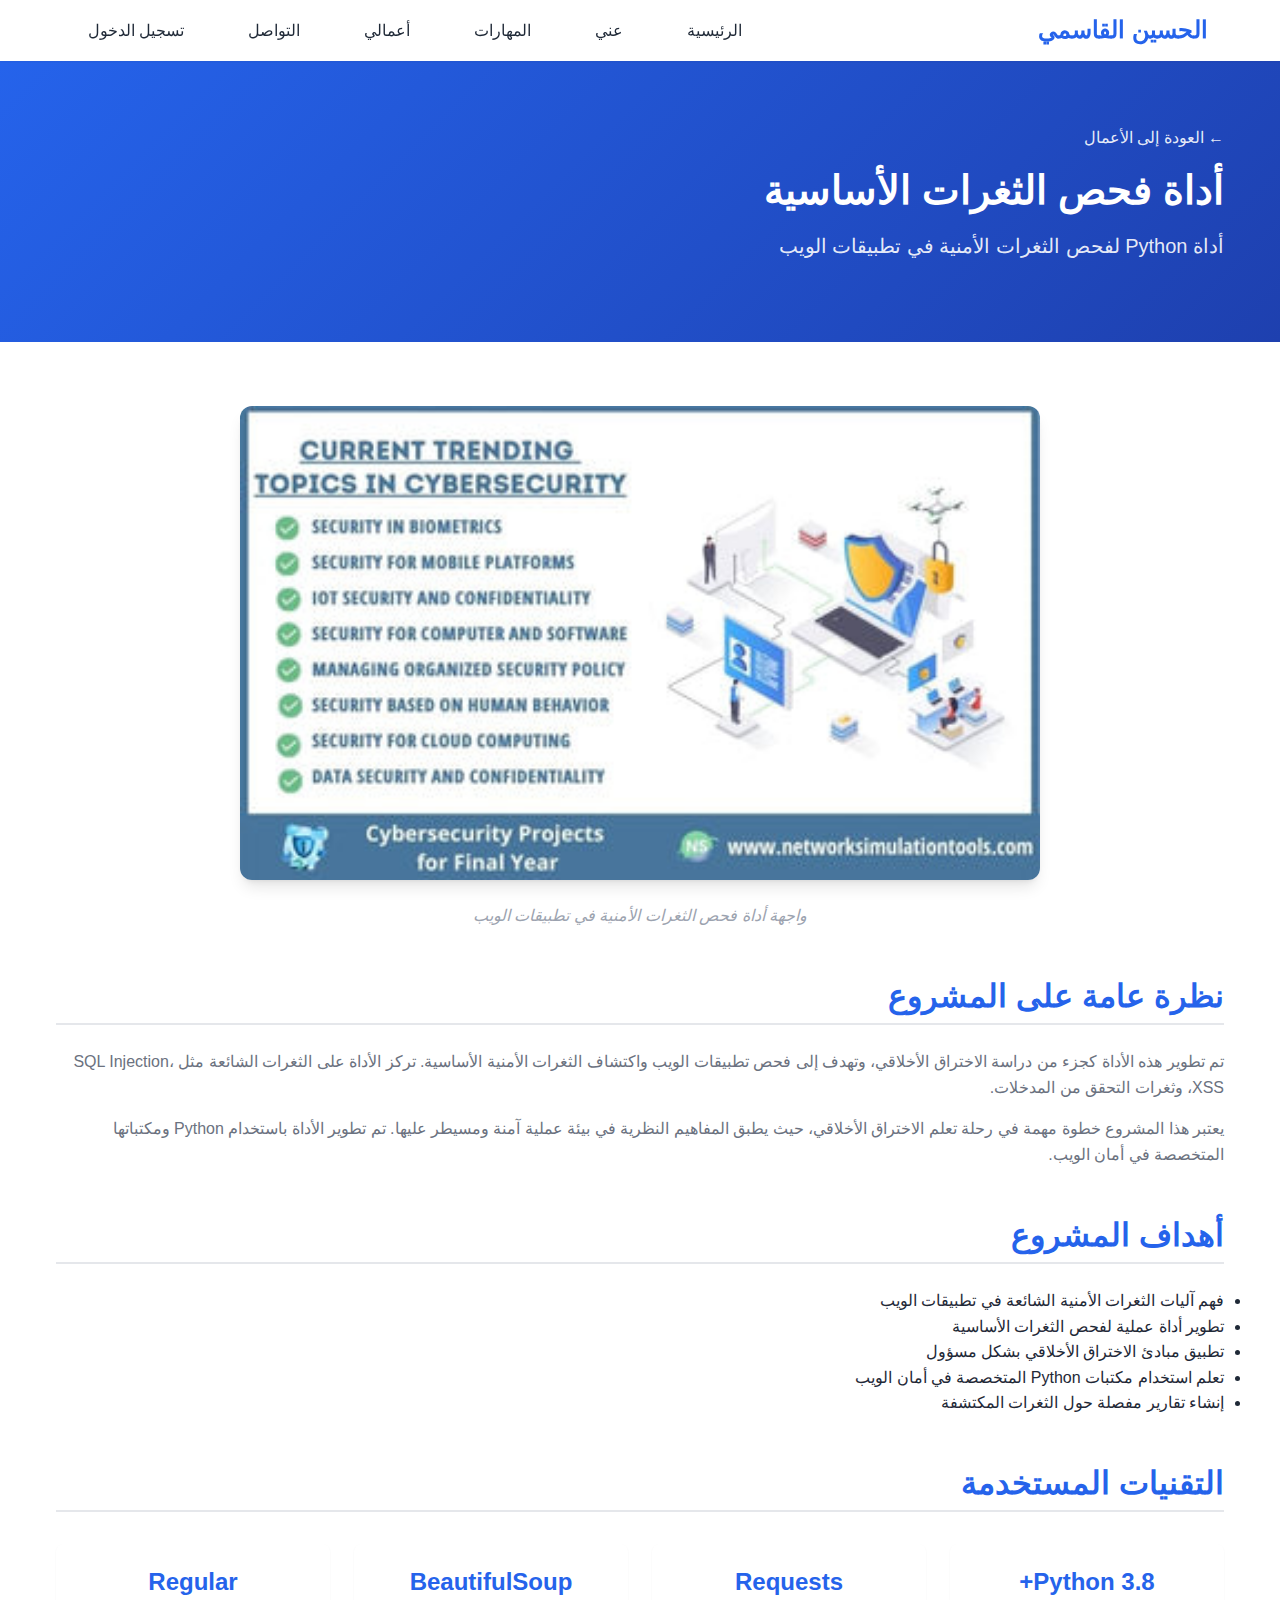
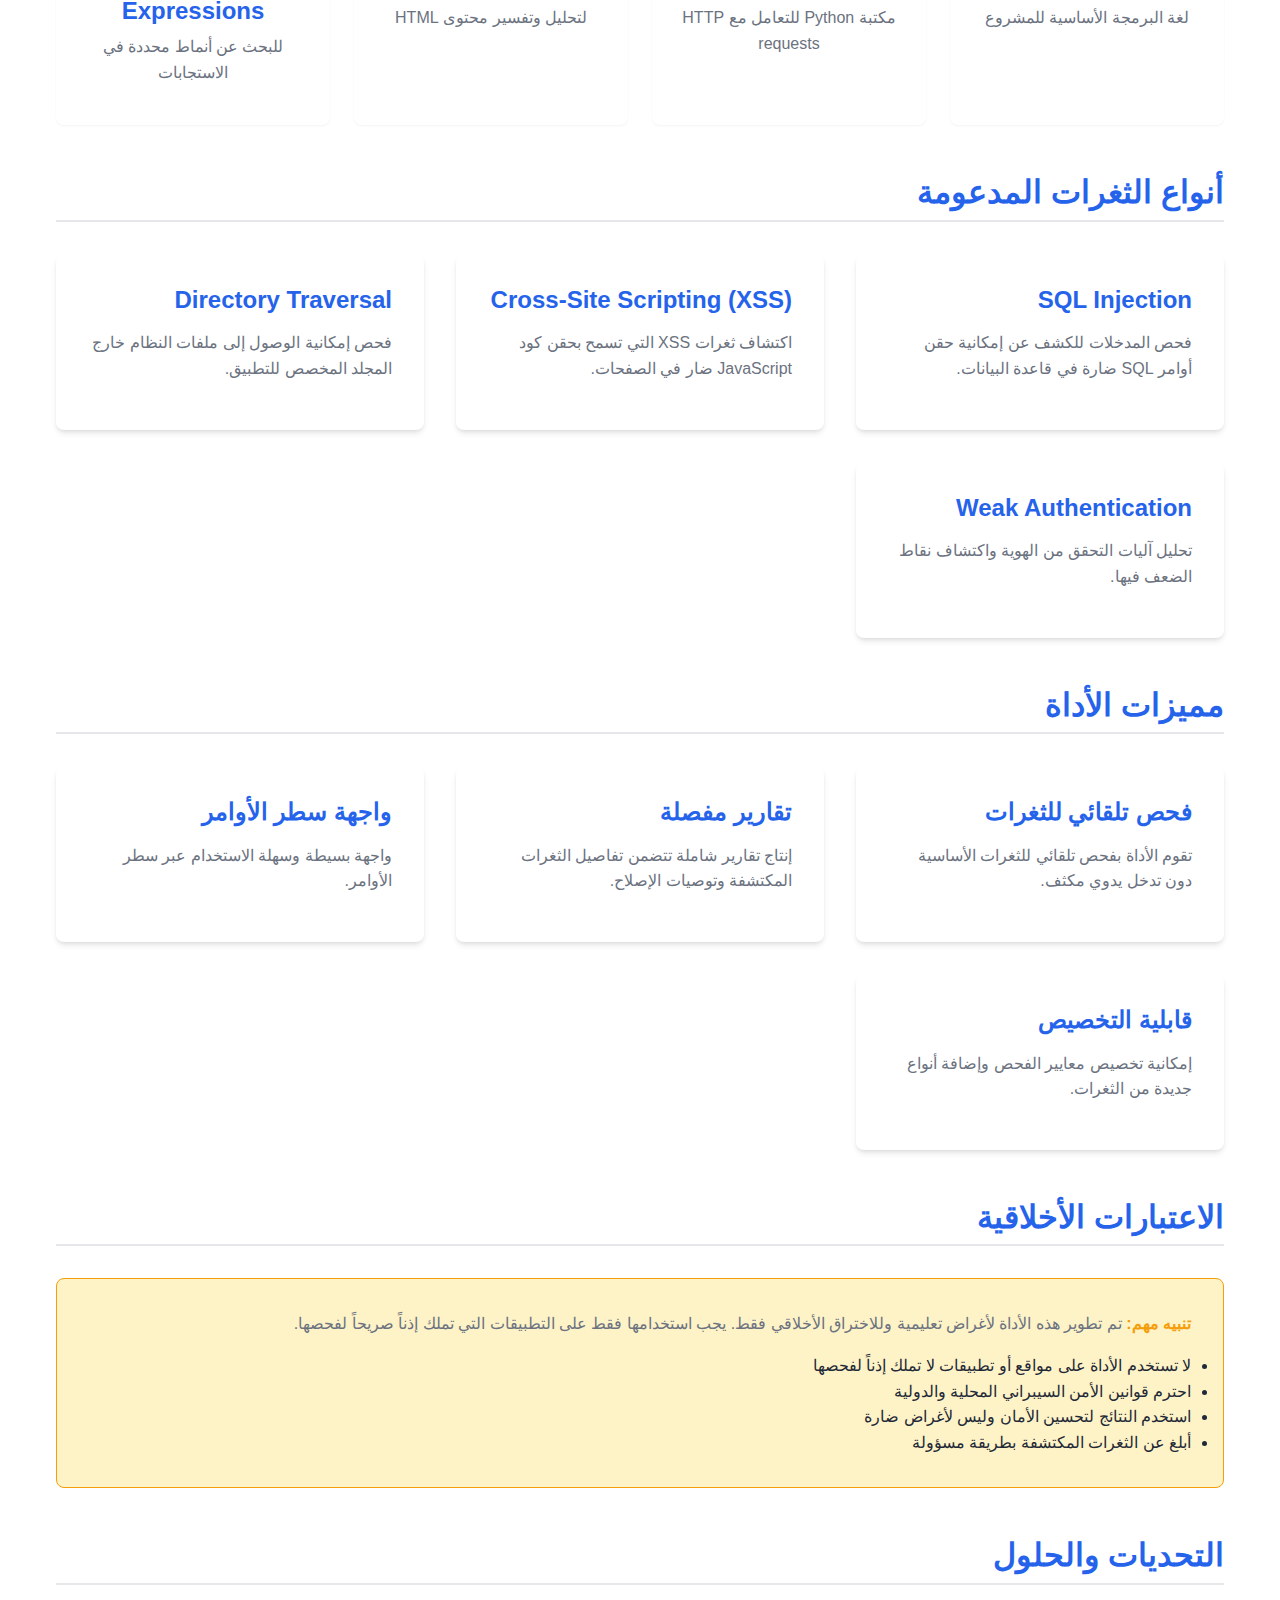
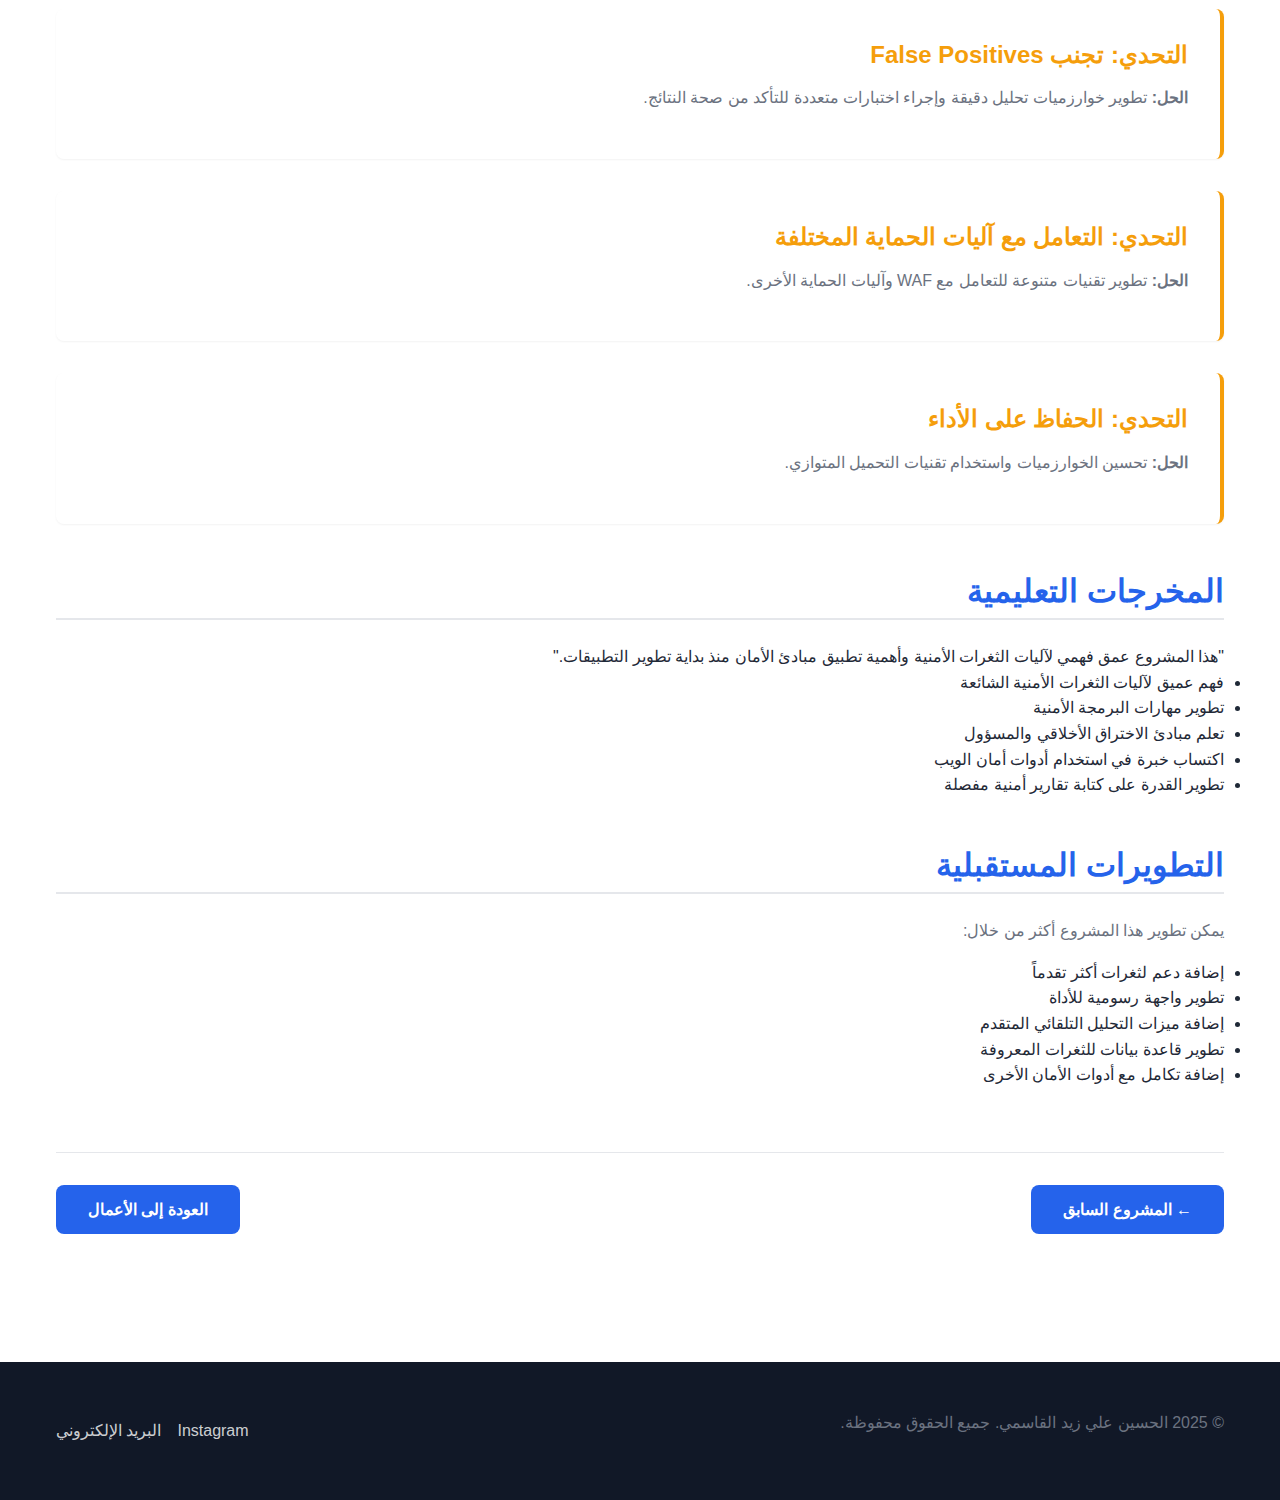
<file: project2.html>
<!DOCTYPE html>
<html lang="ar" dir="rtl">
<head>
    <meta charset="UTF-8">
    <meta name="viewport" content="width=device-width, initial-scale=1.0">
    <title>أداة فحص الثغرات الأساسية - الحسين علي زيد القاسمي</title>
    <link rel="stylesheet" href="css/style.css">
</head>
<body>
    <header>
        <nav>
            <div class="logo">
                <h1>الحسين القاسمي</h1>
            </div>
            <ul class="nav-menu">
                <li><a href="index.html">الرئيسية</a></li>
                <li><a href="about.html">عني</a></li>
                <li><a href="skills.html">المهارات</a></li>
                <li><a href="portfolio.html">أعمالي</a></li>
                <li><a href="contact.html">التواصل</a></li>
                <li><a href="login.html">تسجيل الدخول</a></li>
            </ul>
            <div class="hamburger">
                <span></span>
                <span></span>
                <span></span>
            </div>
        </nav>
    </header>

    <main>
        <section class="project-header">
            <div class="container">
                <a href="portfolio.html" class="back-link">← العودة إلى الأعمال</a>
                <h1>أداة فحص الثغرات الأساسية</h1>
                <p class="project-subtitle">أداة Python لفحص الثغرات الأمنية في تطبيقات الويب</p>
            </div>
        </section>

        <section class="project-content">
            <div class="container">
                <article class="project-details">
                    <div class="project-image-large">
                        <figure>
                            <img src="images/project2_detail.jpg" alt="لقطة شاشة من أداة فحص الثغرات">
                            <figcaption>واجهة أداة فحص الثغرات الأمنية في تطبيقات الويب</figcaption>
                        </figure>
                    </div>

                    <section class="project-overview">
                        <h2>نظرة عامة على المشروع</h2>
                        <p>تم تطوير هذه الأداة كجزء من دراسة الاختراق الأخلاقي، وتهدف إلى فحص تطبيقات الويب واكتشاف الثغرات الأمنية الأساسية. تركز الأداة على الثغرات الشائعة مثل SQL Injection، XSS، وثغرات التحقق من المدخلات.</p>
                        
                        <p>يعتبر هذا المشروع خطوة مهمة في رحلة تعلم الاختراق الأخلاقي، حيث يطبق المفاهيم النظرية في بيئة عملية آمنة ومسيطر عليها. تم تطوير الأداة باستخدام Python ومكتباتها المتخصصة في أمان الويب.</p>
                    </section>

                    <section class="project-objectives">
                        <h2>أهداف المشروع</h2>
                        <ul>
                            <li>فهم آليات الثغرات الأمنية الشائعة في تطبيقات الويب</li>
                            <li>تطوير أداة عملية لفحص الثغرات الأساسية</li>
                            <li>تطبيق مبادئ الاختراق الأخلاقي بشكل مسؤول</li>
                            <li>تعلم استخدام مكتبات Python المتخصصة في أمان الويب</li>
                            <li>إنشاء تقارير مفصلة حول الثغرات المكتشفة</li>
                        </ul>
                    </section>

                    <section class="technologies-used">
                        <h2>التقنيات المستخدمة</h2>
                        <div class="tech-grid">
                            <div class="tech-item">
                                <h3>Python 3.8+</h3>
                                <p>لغة البرمجة الأساسية للمشروع</p>
                            </div>
                            <div class="tech-item">
                                <h3>Requests</h3>
                                <p>مكتبة Python للتعامل مع HTTP requests</p>
                            </div>
                            <div class="tech-item">
                                <h3>BeautifulSoup</h3>
                                <p>لتحليل وتفسير محتوى HTML</p>
                            </div>
                            <div class="tech-item">
                                <h3>Regular Expressions</h3>
                                <p>للبحث عن أنماط محددة في الاستجابات</p>
                            </div>
                        </div>
                    </section>

                    <section class="vulnerability-types">
                        <h2>أنواع الثغرات المدعومة</h2>
                        <div class="vuln-list">
                            <div class="vuln-item">
                                <h3>SQL Injection</h3>
                                <p>فحص المدخلات للكشف عن إمكانية حقن أوامر SQL ضارة في قاعدة البيانات.</p>
                            </div>
                            <div class="vuln-item">
                                <h3>Cross-Site Scripting (XSS)</h3>
                                <p>اكتشاف ثغرات XSS التي تسمح بحقن كود JavaScript ضار في الصفحات.</p>
                            </div>
                            <div class="vuln-item">
                                <h3>Directory Traversal</h3>
                                <p>فحص إمكانية الوصول إلى ملفات النظام خارج المجلد المخصص للتطبيق.</p>
                            </div>
                            <div class="vuln-item">
                                <h3>Weak Authentication</h3>
                                <p>تحليل آليات التحقق من الهوية واكتشاف نقاط الضعف فيها.</p>
                            </div>
                        </div>
                    </section>

                    <section class="project-features">
                        <h2>مميزات الأداة</h2>
                        <div class="features-list">
                            <div class="feature-item">
                                <h3>فحص تلقائي للثغرات</h3>
                                <p>تقوم الأداة بفحص تلقائي للثغرات الأساسية دون تدخل يدوي مكثف.</p>
                            </div>
                            <div class="feature-item">
                                <h3>تقارير مفصلة</h3>
                                <p>إنتاج تقارير شاملة تتضمن تفاصيل الثغرات المكتشفة وتوصيات الإصلاح.</p>
                            </div>
                            <div class="feature-item">
                                <h3>واجهة سطر الأوامر</h3>
                                <p>واجهة بسيطة وسهلة الاستخدام عبر سطر الأوامر.</p>
                            </div>
                            <div class="feature-item">
                                <h3>قابلية التخصيص</h3>
                                <p>إمكانية تخصيص معايير الفحص وإضافة أنواع جديدة من الثغرات.</p>
                            </div>
                        </div>
                    </section>

                    <section class="ethical-considerations">
                        <h2>الاعتبارات الأخلاقية</h2>
                        <div class="ethics-note">
                            <p><strong>تنبيه مهم:</strong> تم تطوير هذه الأداة لأغراض تعليمية وللاختراق الأخلاقي فقط. يجب استخدامها فقط على التطبيقات التي تملك إذناً صريحاً لفحصها.</p>
                            <ul>
                                <li>لا تستخدم الأداة على مواقع أو تطبيقات لا تملك إذناً لفحصها</li>
                                <li>احترم قوانين الأمن السيبراني المحلية والدولية</li>
                                <li>استخدم النتائج لتحسين الأمان وليس لأغراض ضارة</li>
                                <li>أبلغ عن الثغرات المكتشفة بطريقة مسؤولة</li>
                            </ul>
                        </div>
                    </section>

                    <section class="challenges-solutions">
                        <h2>التحديات والحلول</h2>
                        <div class="challenge-item">
                            <h3>التحدي: تجنب False Positives</h3>
                            <p><strong>الحل:</strong> تطوير خوارزميات تحليل دقيقة وإجراء اختبارات متعددة للتأكد من صحة النتائج.</p>
                        </div>
                        <div class="challenge-item">
                            <h3>التحدي: التعامل مع آليات الحماية المختلفة</h3>
                            <p><strong>الحل:</strong> تطوير تقنيات متنوعة للتعامل مع WAF وآليات الحماية الأخرى.</p>
                        </div>
                        <div class="challenge-item">
                            <h3>التحدي: الحفاظ على الأداء</h3>
                            <p><strong>الحل:</strong> تحسين الخوارزميات واستخدام تقنيات التحميل المتوازي.</p>
                        </div>
                    </section>

                    <section class="learning-outcomes">
                        <h2>المخرجات التعليمية</h2>
                        <blockquote>
                            "هذا المشروع عمق فهمي لآليات الثغرات الأمنية وأهمية تطبيق مبادئ الأمان منذ بداية تطوير التطبيقات."
                        </blockquote>
                        <ul>
                            <li>فهم عميق لآليات الثغرات الأمنية الشائعة</li>
                            <li>تطوير مهارات البرمجة الأمنية</li>
                            <li>تعلم مبادئ الاختراق الأخلاقي والمسؤول</li>
                            <li>اكتساب خبرة في استخدام أدوات أمان الويب</li>
                            <li>تطوير القدرة على كتابة تقارير أمنية مفصلة</li>
                        </ul>
                    </section>

                    <section class="future-improvements">
                        <h2>التطويرات المستقبلية</h2>
                        <p>يمكن تطوير هذا المشروع أكثر من خلال:</p>
                        <ul>
                            <li>إضافة دعم لثغرات أكثر تقدماً</li>
                            <li>تطوير واجهة رسومية للأداة</li>
                            <li>إضافة ميزات التحليل التلقائي المتقدم</li>
                            <li>تطوير قاعدة بيانات للثغرات المعروفة</li>
                            <li>إضافة تكامل مع أدوات الأمان الأخرى</li>
                        </ul>
                    </section>

                    <div class="project-navigation">
                        <a href="project1.html" class="nav-btn">← المشروع السابق</a>
                        <a href="portfolio.html" class="nav-btn">العودة إلى الأعمال</a>
                    </div>
                </article>
            </div>
        </section>
    </main>

    <footer>
        <div class="container">
            <p>&copy; 2025 الحسين علي زيد القاسمي. جميع الحقوق محفوظة.</p>
            <div class="social-links">
                <a href="https://instagram.com/sayed._.hsino" target="_blank">Instagram</a>
                <a href="mailto:qasimiykrblaiy@gmail.com">البريد الإلكتروني</a>
            </div>
        </div>
    </footer>

    <script src="js/script.js"></script>
</body>
</html>
</file>
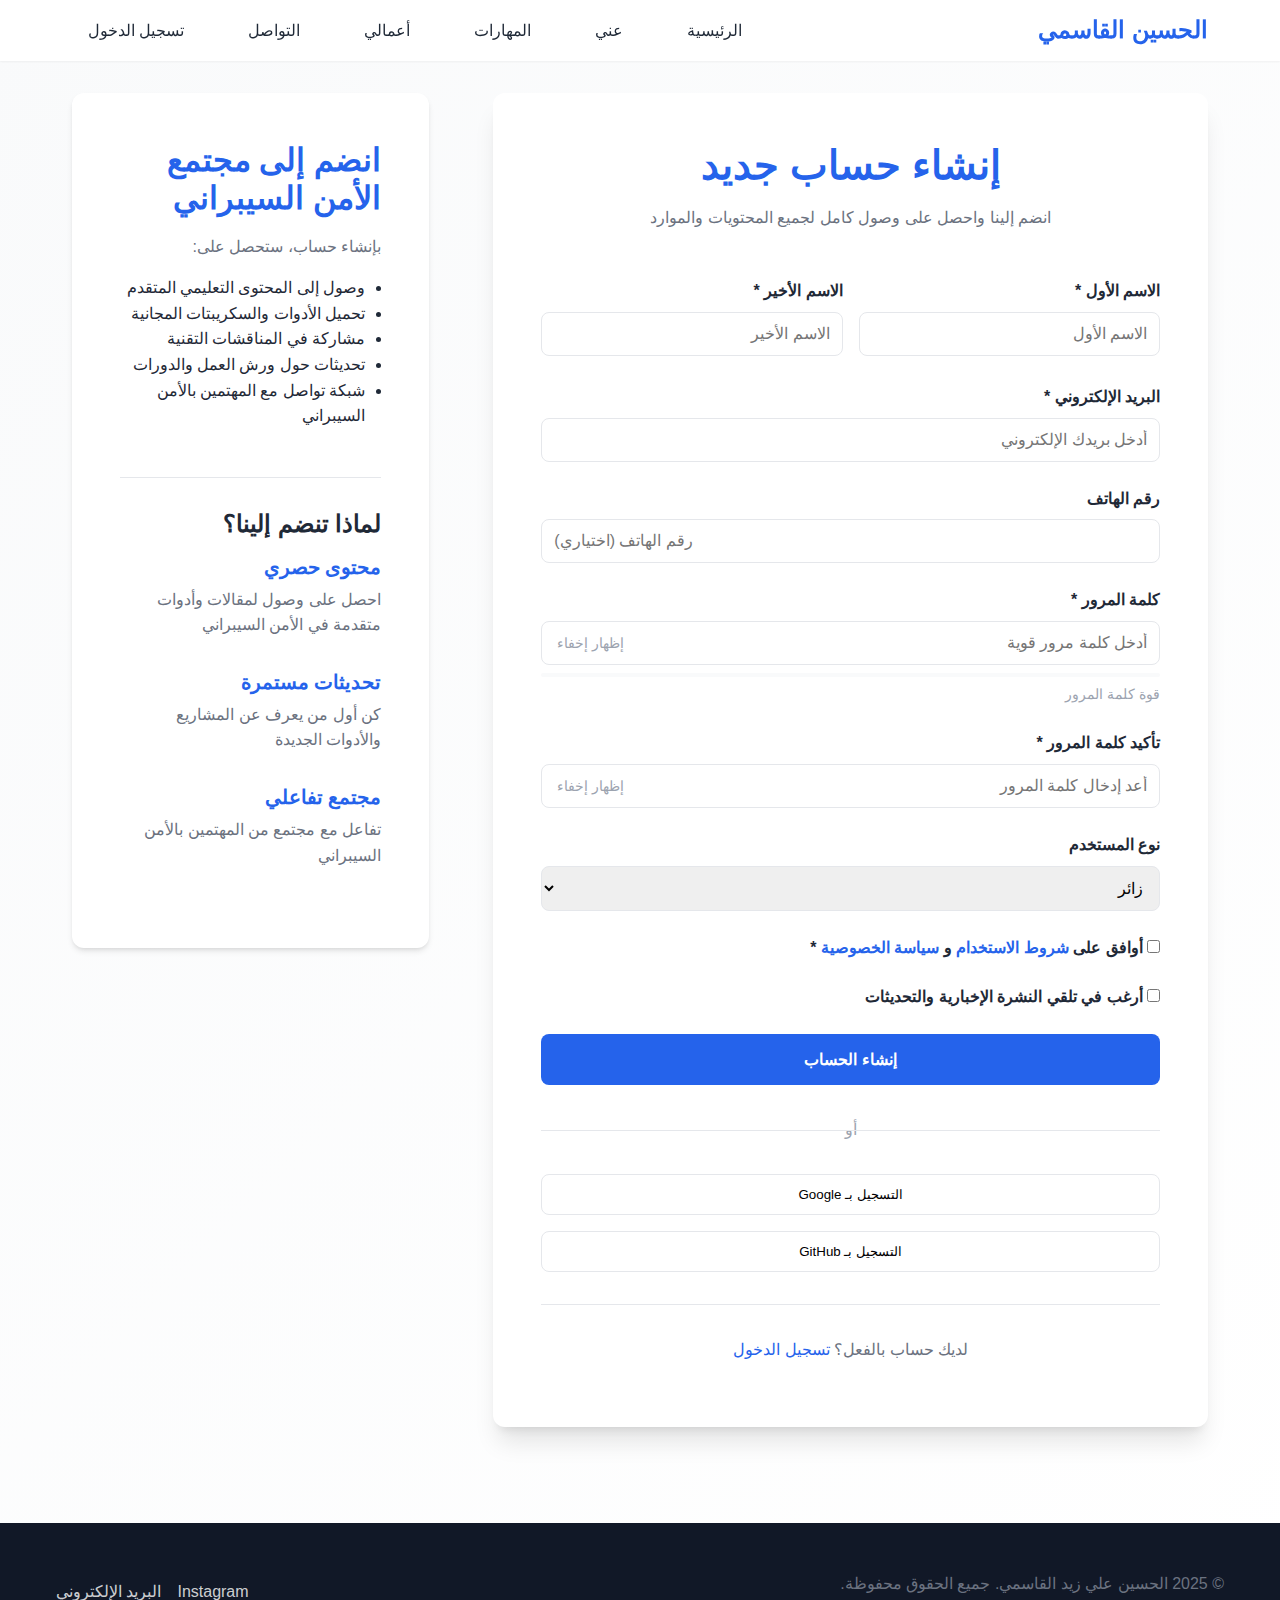
<file: register.html>
<!DOCTYPE html>
<html lang="ar" dir="rtl">
<head>
    <meta charset="UTF-8">
    <meta name="viewport" content="width=device-width, initial-scale=1.0">
    <title>إنشاء حساب جديد - الحسين علي زيد القاسمي</title>
    <link rel="stylesheet" href="css/style.css">
</head>
<body class="auth-page">
    <header>
        <nav>
            <div class="logo">
                <h1><a href="index.html">الحسين القاسمي</a></h1>
            </div>
            <ul class="nav-menu">
                <li><a href="index.html">الرئيسية</a></li>
                <li><a href="about.html">عني</a></li>
                <li><a href="skills.html">المهارات</a></li>
                <li><a href="portfolio.html">أعمالي</a></li>
                <li><a href="contact.html">التواصل</a></li>
                <li><a href="login.html">تسجيل الدخول</a></li>
            </ul>
            <div class="hamburger">
                <span></span>
                <span></span>
                <span></span>
            </div>
        </nav>
    </header>

    <main class="auth-main">
        <section class="auth-container">
            <div class="auth-card">
                <div class="auth-header">
                    <h1>إنشاء حساب جديد</h1>
                    <p>انضم إلينا واحصل على وصول كامل لجميع المحتويات والموارد</p>
                </div>

                <form class="auth-form" id="registerForm">
                    <div class="form-row">
                        <div class="form-group">
                            <label for="firstName">الاسم الأول *</label>
                            <input type="text" id="firstName" name="firstName" required placeholder="الاسم الأول">
                            <span class="error-message" id="firstNameError"></span>
                        </div>
                        <div class="form-group">
                            <label for="lastName">الاسم الأخير *</label>
                            <input type="text" id="lastName" name="lastName" required placeholder="الاسم الأخير">
                            <span class="error-message" id="lastNameError"></span>
                        </div>
                    </div>

                    <div class="form-group">
                        <label for="registerEmail">البريد الإلكتروني *</label>
                        <input type="email" id="registerEmail" name="email" required placeholder="أدخل بريدك الإلكتروني">
                        <span class="error-message" id="registerEmailError"></span>
                    </div>

                    <div class="form-group">
                        <label for="phone">رقم الهاتف</label>
                        <input type="tel" id="phone" name="phone" placeholder="رقم الهاتف (اختياري)">
                    </div>

                    <div class="form-group">
                        <label for="registerPassword">كلمة المرور *</label>
                        <div class="password-input">
                            <input type="password" id="registerPassword" name="password" required placeholder="أدخل كلمة مرور قوية">
                            <button type="button" class="toggle-password" onclick="togglePassword('registerPassword')">
                                <span class="show-text">إظهار</span>
                                <span class="hide-text">إخفاء</span>
                            </button>
                        </div>
                        <div class="password-strength" id="passwordStrength">
                            <div class="strength-bar"></div>
                            <span class="strength-text">قوة كلمة المرور</span>
                        </div>
                        <span class="error-message" id="registerPasswordError"></span>
                    </div>

                    <div class="form-group">
                        <label for="confirmPassword">تأكيد كلمة المرور *</label>
                        <div class="password-input">
                            <input type="password" id="confirmPassword" name="confirmPassword" required placeholder="أعد إدخال كلمة المرور">
                            <button type="button" class="toggle-password" onclick="togglePassword('confirmPassword')">
                                <span class="show-text">إظهار</span>
                                <span class="hide-text">إخفاء</span>
                            </button>
                        </div>
                        <span class="error-message" id="confirmPasswordError"></span>
                    </div>

                    <div class="form-group">
                        <label for="userType">نوع المستخدم</label>
                        <select id="userType" name="userType">
                            <option value="visitor">زائر</option>
                            <option value="student">طالب</option>
                            <option value="professional">محترف</option>
                            <option value="recruiter">موظف HR</option>
                            <option value="other">أخرى</option>
                        </select>
                    </div>

                    <div class="form-group">
                        <label class="checkbox-label">
                            <input type="checkbox" id="agreeTerms" name="agreeTerms" required>
                            <span class="checkmark"></span>
                            أوافق على <a href="#" target="_blank">شروط الاستخدام</a> و <a href="#" target="_blank">سياسة الخصوصية</a> *
                        </label>
                        <span class="error-message" id="agreeTermsError"></span>
                    </div>

                    <div class="form-group">
                        <label class="checkbox-label">
                            <input type="checkbox" id="newsletter" name="newsletter">
                            <span class="checkmark"></span>
                            أرغب في تلقي النشرة الإخبارية والتحديثات
                        </label>
                    </div>

                    <button type="submit" class="auth-btn primary">إنشاء الحساب</button>

                    <div class="auth-divider">
                        <span>أو</span>
                    </div>

                    <div class="social-login">
                        <button type="button" class="social-btn google" onclick="socialLogin('google')">
                            <span>التسجيل بـ Google</span>
                        </button>
                        <button type="button" class="social-btn github" onclick="socialLogin('github')">
                            <span>التسجيل بـ GitHub</span>
                        </button>
                    </div>

                    <div class="auth-footer">
                        <p>لديك حساب بالفعل؟ <a href="login.html">تسجيل الدخول</a></p>
                    </div>
                </form>
            </div>

            <aside class="auth-info">
                <div class="info-content">
                    <h2>انضم إلى مجتمع الأمن السيبراني</h2>
                    <p>بإنشاء حساب، ستحصل على:</p>
                    <ul>
                        <li>وصول إلى المحتوى التعليمي المتقدم</li>
                        <li>تحميل الأدوات والسكريبتات المجانية</li>
                        <li>مشاركة في المناقشات التقنية</li>
                        <li>تحديثات حول ورش العمل والدورات</li>
                        <li>شبكة تواصل مع المهتمين بالأمن السيبراني</li>
                    </ul>
                </div>

                <div class="benefits-list">
                    <h3>لماذا تنضم إلينا؟</h3>
                    <div class="benefit-item">
                        <h4>محتوى حصري</h4>
                        <p>احصل على وصول لمقالات وأدوات متقدمة في الأمن السيبراني</p>
                    </div>
                    <div class="benefit-item">
                        <h4>تحديثات مستمرة</h4>
                        <p>كن أول من يعرف عن المشاريع والأدوات الجديدة</p>
                    </div>
                    <div class="benefit-item">
                        <h4>مجتمع تفاعلي</h4>
                        <p>تفاعل مع مجتمع من المهتمين بالأمن السيبراني</p>
                    </div>
                </div>
            </aside>
        </section>
    </main>

    <footer>
        <div class="container">
            <p>&copy; 2025 الحسين علي زيد القاسمي. جميع الحقوق محفوظة.</p>
            <div class="social-links">
                <a href="https://instagram.com/sayed._.hsino" target="_blank">Instagram</a>
                <a href="mailto:qasimiykrblaiy@gmail.com">البريد الإلكتروني</a>
            </div>
        </div>
    </footer>

    <script src="js/script.js"></script>
</body>
</html>
</file>
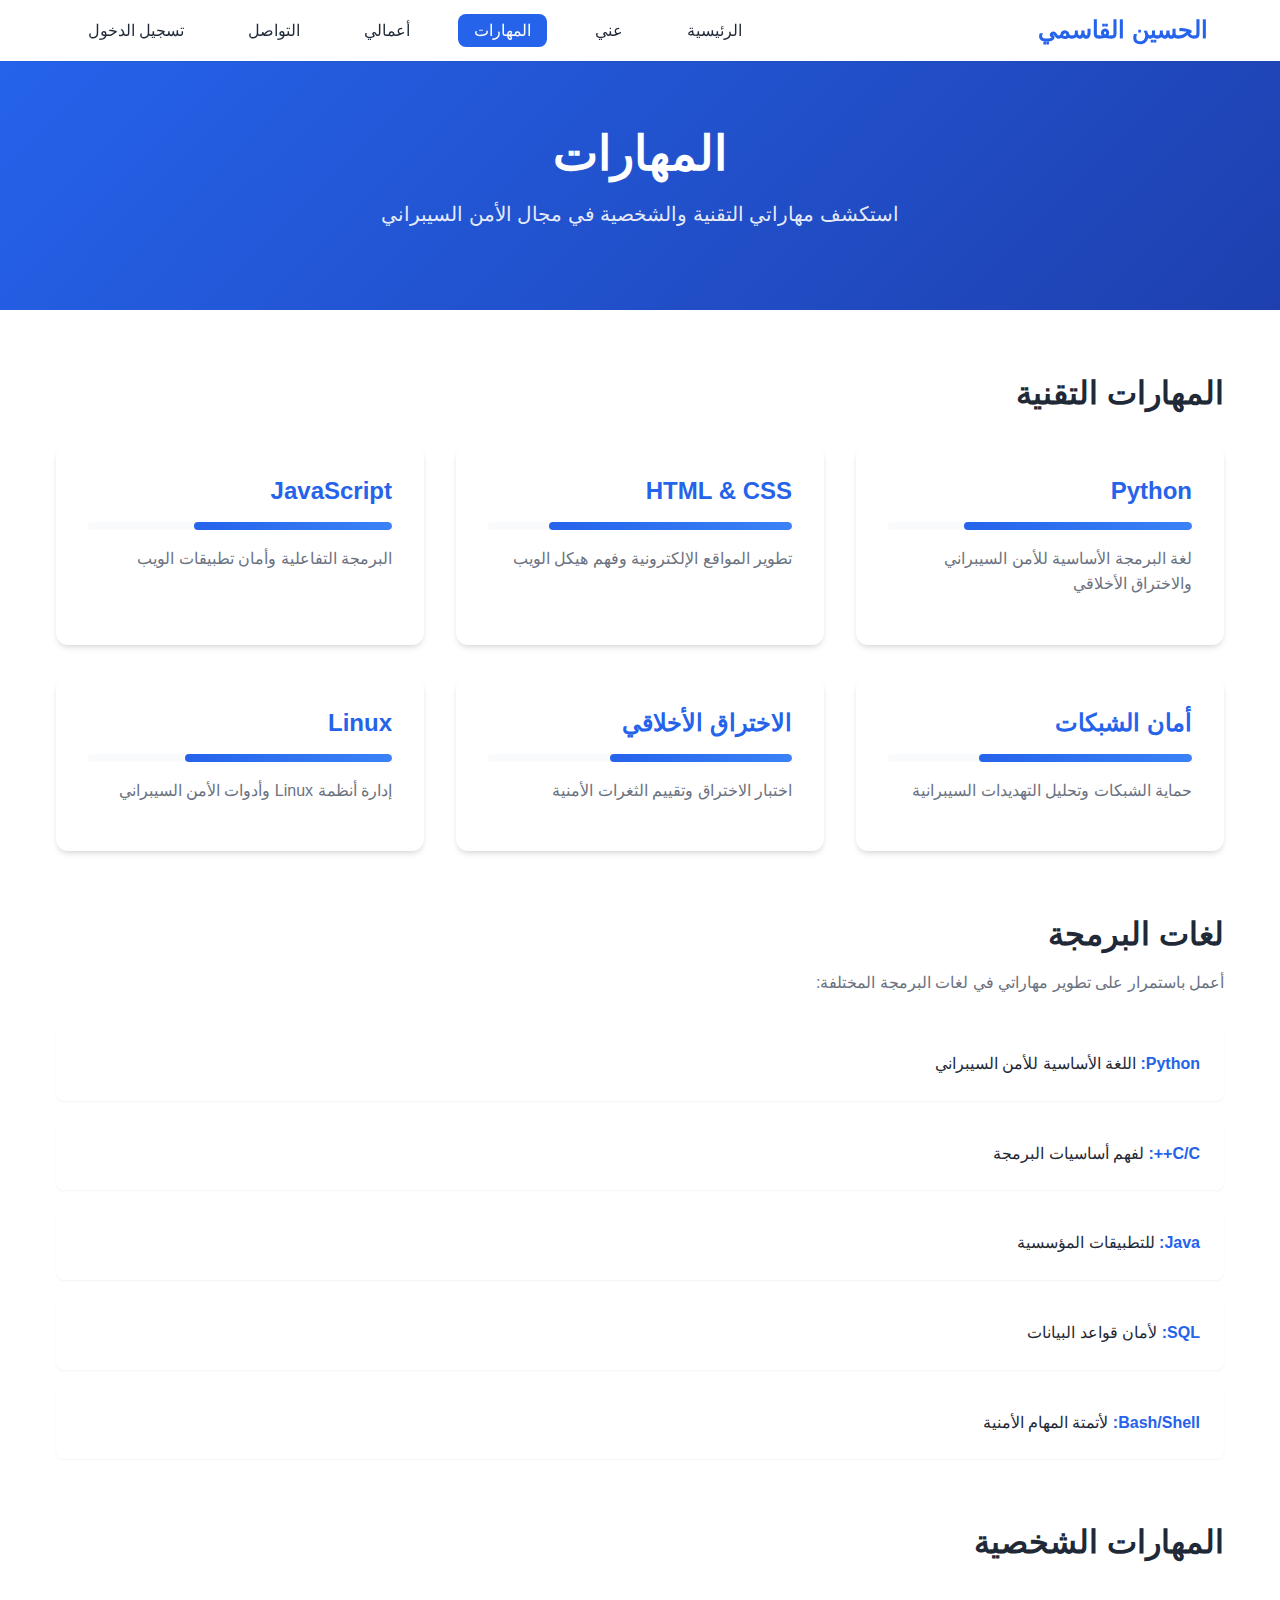
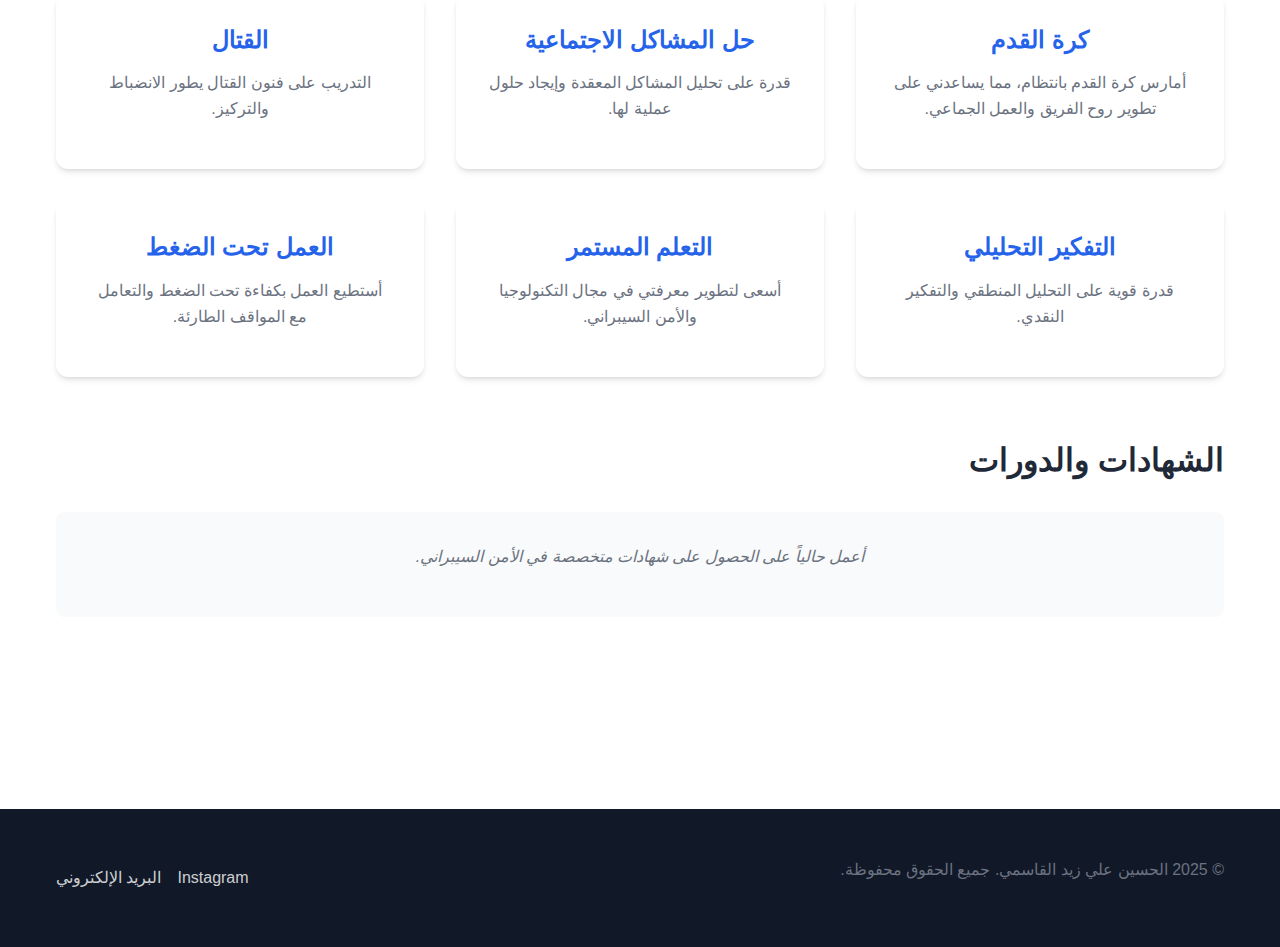
<file: skills.html>
<!DOCTYPE html>
<html lang="ar" dir="rtl">
<head>
    <meta charset="UTF-8">
    <meta name="viewport" content="width=device-width, initial-scale=1.0">
    <title>المهارات - الحسين علي زيد القاسمي</title>
    <!-- تعديل مسار CSS -->
    <link rel="stylesheet" href="css/style.css">
</head>
<body>
    <header>
        <nav>
            <div class="logo">
                <h1>الحسين القاسمي</h1>
            </div>
            <ul class="nav-menu">
                <li><a href="index.html">الرئيسية</a></li>
                <li><a href="about.html">عني</a></li>
                <li><a href="skills.html" class="active">المهارات</a></li>
                <li><a href="portfolio.html">أعمالي</a></li>
                <li><a href="contact.html">التواصل</a></li>
                <li><a href="login.html">تسجيل الدخول</a></li>
            </ul>
            <div class="hamburger">
                <span></span>
                <span></span>
                <span></span>
            </div>
        </nav>
    </header>

    <main>
        <section class="page-header">
            <div class="container">
                <h1>المهارات</h1>
                <p>استكشف مهاراتي التقنية والشخصية في مجال الأمن السيبراني</p>
            </div>
        </section>

        <section class="skills-content">
            <div class="container">
                <!-- المهارات التقنية -->
                <section class="technical-skills">
                    <h2>المهارات التقنية</h2>
                    <div class="skills-grid">
                        <div class="skill-item">
                            <h3>Python</h3>
                            <div class="skill-bar">
                                <div class="skill-progress" data-skill="75"></div>
                            </div>
                            <p>لغة البرمجة الأساسية للأمن السيبراني والاختراق الأخلاقي</p>
                        </div>
                        
                        <div class="skill-item">
                            <h3>HTML & CSS</h3>
                            <div class="skill-bar">
                                <div class="skill-progress" data-skill="80"></div>
                            </div>
                            <p>تطوير المواقع الإلكترونية وفهم هيكل الويب</p>
                        </div>
                        
                        <div class="skill-item">
                            <h3>JavaScript</h3>
                            <div class="skill-bar">
                                <div class="skill-progress" data-skill="65"></div>
                            </div>
                            <p>البرمجة التفاعلية وأمان تطبيقات الويب</p>
                        </div>
                        
                        <div class="skill-item">
                            <h3>أمان الشبكات</h3>
                            <div class="skill-bar">
                                <div class="skill-progress" data-skill="70"></div>
                            </div>
                            <p>حماية الشبكات وتحليل التهديدات السيبرانية</p>
                        </div>
                        
                        <div class="skill-item">
                            <h3>الاختراق الأخلاقي</h3>
                            <div class="skill-bar">
                                <div class="skill-progress" data-skill="60"></div>
                            </div>
                            <p>اختبار الاختراق وتقييم الثغرات الأمنية</p>
                        </div>
                        
                        <div class="skill-item">
                            <h3>Linux</h3>
                            <div class="skill-bar">
                                <div class="skill-progress" data-skill="68"></div>
                            </div>
                            <p>إدارة أنظمة Linux وأدوات الأمن السيبراني</p>
                        </div>
                    </div>
                </section>

                <!-- لغات البرمجة -->
                <section class="programming-languages">
                    <h2>لغات البرمجة</h2>
                    <p class="section-description">أعمل باستمرار على تطوير مهاراتي في لغات البرمجة المختلفة:</p>
                    <ul class="languages-list">
                        <li><strong>Python:</strong> اللغة الأساسية للأمن السيبراني</li>
                        <li><strong>C/C++:</strong> لفهم أساسيات البرمجة</li>
                        <li><strong>Java:</strong> للتطبيقات المؤسسية</li>
                        <li><strong>SQL:</strong> لأمان قواعد البيانات</li>
                        <li><strong>Bash/Shell:</strong> لأتمتة المهام الأمنية</li>
                    </ul>
                </section>

                <!-- المهارات الشخصية -->
                <section class="personal-skills">
                    <h2>المهارات الشخصية</h2>
                    <div class="personal-skills-grid">
                        <div class="personal-skill-card">
                            <h3>كرة القدم</h3>
                            <p>أمارس كرة القدم بانتظام، مما يساعدني على تطوير روح الفريق والعمل الجماعي.</p>
                        </div>
                        
                        <div class="personal-skill-card">
                            <h3>حل المشاكل الاجتماعية</h3>
                            <p>قدرة على تحليل المشاكل المعقدة وإيجاد حلول عملية لها.</p>
                        </div>
                        
                        <div class="personal-skill-card">
                            <h3>القتال</h3>
                            <p>التدريب على فنون القتال يطور الانضباط والتركيز.</p>
                        </div>
                        
                        <div class="personal-skill-card">
                            <h3>التفكير التحليلي</h3>
                            <p>قدرة قوية على التحليل المنطقي والتفكير النقدي.</p>
                        </div>
                        
                        <div class="personal-skill-card">
                            <h3>التعلم المستمر</h3>
                            <p>أسعى لتطوير معرفتي في مجال التكنولوجيا والأمن السيبراني.</p>
                        </div>
                        
                        <div class="personal-skill-card">
                            <h3>العمل تحت الضغط</h3>
                            <p>أستطيع العمل بكفاءة تحت الضغط والتعامل مع المواقف الطارئة.</p>
                        </div>
                    </div>
                </section>

                <!-- الشهادات -->
                <section class="certifications">
                    <h2>الشهادات والدورات</h2>
                    <div class="cert-note">
                        <p><em>أعمل حالياً على الحصول على شهادات متخصصة في الأمن السيبراني.</em></p>
                    </div>
                </section>
            </div>
        </section>
    </main>

    <footer>
        <div class="container">
            <p>&copy; 2025 الحسين علي زيد القاسمي. جميع الحقوق محفوظة.</p>
            <div class="social-links">
                <a href="https://instagram.com/sayed._.hsino" target="_blank">Instagram</a>
                <a href="mailto:qasimiykrblaiy@gmail.com">البريد الإلكتروني</a>
            </div>
        </div>
    </footer>

    <!-- تعديل مسار JS -->
    <script src="js/script.js"></script>
</body>
</html>
</file>
<file: css/style.css>
/* ===== CSS Variables ===== */
:root {
    --primary-color: #2563eb;
    --secondary-color: #1e40af;
    --accent-color: #3b82f6;
    --text-primary: #1f2937;
    --text-secondary: #6b7280;
    --text-light: #9ca3af;
    --bg-primary: #ffffff;
    --bg-secondary: #f9fafb;
    --bg-dark: #111827;
    --border-color: #e5e7eb;
    --success-color: #10b981;
    --warning-color: #f59e0b;
    --error-color: #ef4444;
    --shadow-sm: 0 1px 2px 0 rgb(0 0 0 / 0.05);
    --shadow-md: 0 4px 6px -1px rgb(0 0 0 / 0.1), 0 2px 4px -2px rgb(0 0 0 / 0.1);
    --shadow-lg: 0 10px 15px -3px rgb(0 0 0 / 0.1), 0 4px 6px -4px rgb(0 0 0 / 0.1);
    --shadow-xl: 0 20px 25px -5px rgb(0 0 0 / 0.1), 0 8px 10px -6px rgb(0 0 0 / 0.1);
    --border-radius: 8px;
    --border-radius-lg: 12px;
    --transition: all 0.3s ease;
}

/* ===== Reset & Base Styles ===== */
* {
    margin: 0;
    padding: 0;
    box-sizing: border-box;
}

html {
    scroll-behavior: smooth;
    font-size: 16px;
}

body {
    font-family: 'Segoe UI', Tahoma, Geneva, Verdana, sans-serif;
    line-height: 1.6;
    color: var(--text-primary);
    background-color: var(--bg-primary);
    direction: rtl;
    text-align: right;
}

/* ===== Typography ===== */
h1, h2, h3, h4, h5, h6 {
    font-weight: 700;
    line-height: 1.2;
    margin-bottom: 1rem;
}


h1 { font-size: 2.5rem; }
h2 { font-size: 2rem; }
h3 { font-size: 1.5rem; }
h4 { font-size: 1.25rem; }
h5 { font-size: 1.125rem; }
h6 { font-size: 1rem; }

p {
    margin-bottom: 1rem;
    color: var(--text-secondary);
}

a {
    color: var(--primary-color);
    text-decoration: none;
    transition: var(--transition);
}

a:hover {
    color: var(--secondary-color);
}

/* ===== Layout Components ===== */
.container {
    max-width: 1200px;
    margin: 0 auto;
    padding: 0 1rem;
}

/* ===== Header & Navigation ===== */
header {
    background: var(--bg-primary);
    box-shadow: var(--shadow-sm);
    position: sticky;
    top: 0;
    z-index: 1000;
}

nav {
    display: flex;
    justify-content: space-between;
    align-items: center;
    padding: 1rem 2rem;
    max-width: 1200px;
    margin: 0 auto;
}

.logo h1 {
    color: var(--primary-color);
    font-size: 1.5rem;
    margin-bottom: 0;
}

.logo a {
    color: var(--primary-color);
    text-decoration: none;
}

.nav-menu {
    display: flex;
    list-style: none;
    gap: 2rem;
    align-items: center;
}

.nav-menu a {
    color: var(--text-primary);
    font-weight: 500;
    padding: 0.5rem 1rem;
    border-radius: var(--border-radius);
    transition: var(--transition);
}

.nav-menu a:hover,
.nav-menu a.active {
    background-color: var(--primary-color);
    color: white;
}

.hamburger {
    display: none;
    flex-direction: column;
    cursor: pointer;
    gap: 4px;
}

.hamburger span {
    width: 25px;
    height: 3px;
    background-color: var(--text-primary);
    transition: var(--transition);
}

/* ===== Hero Section ===== */
.hero {
    display: grid;
    grid-template-columns: 1fr 1fr;
    gap: 4rem;
    align-items: center;
    padding: 4rem 2rem;
    max-width: 1200px;
    margin: 0 auto;
    min-height: 80vh;
}

.hero-content h1 {
    font-size: 3rem;
    color: var(--text-primary);
    margin-bottom: 1rem;
}

.hero-content h2 {
    color: var(--primary-color);
    font-size: 1.5rem;
    margin-bottom: 1.5rem;
}

.hero-content p {
    font-size: 1.125rem;
    margin-bottom: 2rem;
    color: var(--text-secondary);
}

.hero-buttons {
    display: flex;
    gap: 1rem;
    flex-wrap: wrap;
}

.btn {
    display: inline-block;
    padding: 0.75rem 2rem;
    border-radius: var(--border-radius);
    font-weight: 600;
    text-align: center;
    transition: var(--transition);
    border: none;
    cursor: pointer;
    text-decoration: none;
}

.btn.primary {
    background-color: var(--primary-color);
    color: white;
}

.btn.primary:hover {
    background-color: var(--secondary-color);
    transform: translateY(-2px);
    box-shadow: var(--shadow-md);
}

.btn.secondary {
    background-color: transparent;
    color: var(--primary-color);
    border: 2px solid var(--primary-color);
}

.btn.secondary:hover {
    background-color: var(--primary-color);
    color: white;
}

.hero-image {
    text-align: center;
}

.hero-image img {
    width: 100%;
    max-width: 400px;
    height: auto;
    border-radius: var(--border-radius-lg);
    box-shadow: var(--shadow-lg);
}

/* ===== Quick Info Section ===== */
.quick-info {
    background-color: var(--bg-secondary);
    padding: 4rem 0;
}

.quick-info h2 {
    text-align: center;
    margin-bottom: 3rem;
    color: var(--text-primary);
}

.info-grid {
    display: grid;
    grid-template-columns: repeat(auto-fit, minmax(300px, 1fr));
    gap: 2rem;
}

.info-card {
    background: white;
    padding: 2rem;
    border-radius: var(--border-radius-lg);
    box-shadow: var(--shadow-md);
    text-align: center;
    transition: var(--transition);
}

.info-card:hover {
    transform: translateY(-5px);
    box-shadow: var(--shadow-xl);
}

.info-card h3 {
    color: var(--primary-color);
    margin-bottom: 1rem;
}

/* ===== Page Header ===== */
.page-header {
    background: linear-gradient(135deg, var(--primary-color), var(--secondary-color));
    color: white;
    padding: 4rem 0;
    text-align: center;
}

.page-header h1 {
    font-size: 3rem;
    margin-bottom: 1rem;
}

.page-header p {
    font-size: 1.25rem;
    color: rgba(255, 255, 255, 0.9);
}

/* ===== Content Sections ===== */
.about-content,
.skills-content,
.portfolio-content,
.contact-content {
    padding: 4rem 0;
}

.about-content section,
.skills-content section,
.portfolio-content section {
    margin-bottom: 4rem;
}

/* ===== Education Table ===== */
.education-table {
    width: 100%;
    border-collapse: collapse;
    margin-top: 1rem;
    background: white;
    border-radius: var(--border-radius);
    overflow: hidden;
    box-shadow: var(--shadow-md);
}

.education-table th,
.education-table td {
    padding: 1rem;
    text-align: right;
    border-bottom: 1px solid var(--border-color);
}

.education-table th {
    background-color: var(--primary-color);
    color: white;
    font-weight: 600;
}

.education-table tr:hover {
    background-color: var(--bg-secondary);
}

/* ===== Goals Grid ===== */
.goals-grid {
    display: grid;
    grid-template-columns: repeat(auto-fit, minmax(300px, 1fr));
    gap: 2rem;
    margin-top: 2rem;
}

.goal-card {
    background: white;
    padding: 2rem;
    border-radius: var(--border-radius-lg);
    box-shadow: var(--shadow-md);
    border-right: 4px solid var(--primary-color);
}

.goal-card h3 {
    color: var(--primary-color);
    margin-bottom: 1rem;
}

/* ===== Interests List ===== */
.interests-list {
    list-style: none;
    margin-top: 2rem;
}

.interests-list li {
    background: white;
    padding: 1.5rem;
    margin-bottom: 1rem;
    border-radius: var(--border-radius);
    box-shadow: var(--shadow-sm);
    border-right: 4px solid var(--accent-color);
}

.interests-list strong {
    color: var(--primary-color);
}

/* ===== Quote Section ===== */
.quote-section {
    background: var(--bg-secondary);
    padding: 3rem;
    border-radius: var(--border-radius-lg);
    text-align: center;
    margin-top: 3rem;
}

.quote-section blockquote {
    font-size: 1.25rem;
    font-style: italic;
    color: var(--text-primary);
    margin-bottom: 1rem;
}

.quote-section cite {
    color: var(--primary-color);
    font-weight: 600;
}

/* ===== Skills Section ===== */
.skills-grid {
    display: grid;
    grid-template-columns: repeat(auto-fit, minmax(300px, 1fr));
    gap: 2rem;
    margin-top: 2rem;
}

.skill-item {
    background: white;
    padding: 2rem;
    border-radius: var(--border-radius-lg);
    box-shadow: var(--shadow-md);
}

.skill-item h3 {
    color: var(--primary-color);
    margin-bottom: 1rem;
}

.skill-bar {
    background-color: var(--bg-secondary);
    height: 8px;
    border-radius: 4px;
    margin: 1rem 0;
    overflow: hidden;
}

.skill-progress {
    height: 100%;
    background: linear-gradient(90deg, var(--primary-color), var(--accent-color));
    border-radius: 4px;
    transition: width 1s ease-in-out;
}

.languages-list {
    list-style: none;
    margin-top: 2rem;
}

.languages-list li {
    background: white;
    padding: 1.5rem;
    margin-bottom: 1rem;
    border-radius: var(--border-radius);
    box-shadow: var(--shadow-sm);
}

.languages-list strong {
    color: var(--primary-color);
}

.personal-skills-grid {
    display: grid;
    grid-template-columns: repeat(auto-fit, minmax(280px, 1fr));
    gap: 2rem;
    margin-top: 2rem;
}

.personal-skill-card {
    background: white;
    padding: 2rem;
    border-radius: var(--border-radius-lg);
    box-shadow: var(--shadow-md);
    text-align: center;
    transition: var(--transition);
}

.personal-skill-card:hover {
    transform: translateY(-5px);
    box-shadow: var(--shadow-xl);
}

.personal-skill-card h3 {
    color: var(--primary-color);
    margin-bottom: 1rem;
}

.cert-note {
    background: var(--bg-secondary);
    padding: 2rem;
    border-radius: var(--border-radius);
    text-align: center;
    margin-top: 2rem;
}

/* ===== Portfolio Section ===== */
.projects-grid {
    display: grid;
    grid-template-columns: repeat(auto-fit, minmax(350px, 1fr));
    gap: 2rem;
    margin-top: 2rem;
}

.project-card {
    background: white;
    border-radius: var(--border-radius-lg);
    box-shadow: var(--shadow-md);
    overflow: hidden;
    transition: var(--transition);
}

.project-card:hover {
    transform: translateY(-5px);
    box-shadow: var(--shadow-xl);
}

.project-image {
    height: 200px;
    overflow: hidden;
}

.project-image img {
    width: 100%;
    height: 100%;
    object-fit: cover;
    transition: var(--transition);
}

.project-card:hover .project-image img {
    transform: scale(1.05);
}

.project-info {
    padding: 2rem;
}

.project-info h3 {
    color: var(--primary-color);
    margin-bottom: 1rem;
}

.project-tech {
    display: flex;
    flex-wrap: wrap;
    gap: 0.5rem;
    margin: 1rem 0;
}

.tech-tag {
    background-color: var(--bg-secondary);
    color: var(--primary-color);
    padding: 0.25rem 0.75rem;
    border-radius: 20px;
    font-size: 0.875rem;
    font-weight: 500;
}

.project-link {
    display: inline-block;
    background-color: var(--primary-color);
    color: white;
    padding: 0.75rem 1.5rem;
    border-radius: var(--border-radius);
    font-weight: 600;
    transition: var(--transition);
}

.project-link:hover {
    background-color: var(--secondary-color);
    transform: translateY(-2px);
}

.academic-grid,
.learning-grid {
    display: grid;
    grid-template-columns: repeat(auto-fit, minmax(300px, 1fr));
    gap: 2rem;
    margin-top: 2rem;
}

.academic-item,
.learning-item {
    background: white;
    padding: 2rem;
    border-radius: var(--border-radius-lg);
    box-shadow: var(--shadow-md);
}

.academic-item h3,
.learning-item h3 {
    color: var(--primary-color);
    margin-bottom: 1rem;
}

.academic-details {
    display: flex;
    gap: 1rem;
    margin-top: 1rem;
    font-size: 0.875rem;
    color: var(--text-light);
}

.learning-item ul {
    margin-top: 1rem;
    padding-right: 1rem;
}

.future-projects {
    background: var(--bg-secondary);
    padding: 3rem;
    border-radius: var(--border-radius-lg);
    margin-top: 3rem;
}

.future-note ul {
    margin-top: 1rem;
    padding-right: 1rem;
}

/* ===== Project Detail Pages ===== */
.project-header {
    background: linear-gradient(135deg, var(--primary-color), var(--secondary-color));
    color: white;
    padding: 4rem 0;
}

.back-link {
    color: rgba(255, 255, 255, 0.9);
    font-weight: 500;
    margin-bottom: 1rem;
    display: inline-block;
}

.back-link:hover {
    color: white;
}

.project-subtitle {
    font-size: 1.25rem;
    color: rgba(255, 255, 255, 0.9);
}

.project-content {
    padding: 4rem 0;
}

.project-image-large {
    margin-bottom: 3rem;
}

.project-image-large figure {
    text-align: center;
}

.project-image-large img {
    width: 100%;
    max-width: 800px;
    height: auto;
    border-radius: var(--border-radius-lg);
    box-shadow: var(--shadow-lg);
}

.project-image-large figcaption {
    margin-top: 1rem;
    color: var(--text-light);
    font-style: italic;
}

.project-details section {
    margin-bottom: 3rem;
}

.project-details h2 {
    color: var(--primary-color);
    margin-bottom: 1.5rem;
    border-bottom: 2px solid var(--border-color);
    padding-bottom: 0.5rem;
}

.tech-grid {
    display: grid;
    grid-template-columns: repeat(auto-fit, minmax(200px, 1fr));
    gap: 1.5rem;
    margin-top: 2rem;
}

.tech-item {
    background: white;
    padding: 1.5rem;
    border-radius: var(--border-radius);
    box-shadow: var(--shadow-sm);
    text-align: center;
}

.tech-item h3 {
    color: var(--primary-color);
    margin-bottom: 0.5rem;
}

.features-list,
.vuln-list {
    display: grid;
    grid-template-columns: repeat(auto-fit, minmax(300px, 1fr));
    gap: 2rem;
    margin-top: 2rem;
}

.feature-item,
.vuln-item {
    background: white;
    padding: 2rem;
    border-radius: var(--border-radius);
    box-shadow: var(--shadow-md);
}

.feature-item h3,
.vuln-item h3 {
    color: var(--primary-color);
    margin-bottom: 1rem;
}

.challenge-item {
    background: white;
    padding: 2rem;
    border-radius: var(--border-radius);
    box-shadow: var(--shadow-sm);
    margin-bottom: 2rem;
    border-right: 4px solid var(--warning-color);
}

.challenge-item h3 {
    color: var(--warning-color);
    margin-bottom: 1rem;
}

.ethics-note {
    background: #fef3c7;
    border: 1px solid #f59e0b;
    padding: 2rem;
    border-radius: var(--border-radius);
    margin-top: 2rem;
}

.ethics-note strong {
    color: var(--warning-color);
}

.project-navigation {
    display: flex;
    justify-content: space-between;
    margin-top: 4rem;
    padding-top: 2rem;
    border-top: 1px solid var(--border-color);
}

.nav-btn {
    background-color: var(--primary-color);
    color: white;
    padding: 0.75rem 2rem;
    border-radius: var(--border-radius);
    font-weight: 600;
    transition: var(--transition);
}

.nav-btn:hover {
    background-color: var(--secondary-color);
    transform: translateY(-2px);
}

/* ===== Contact Section ===== */
.contact-grid {
    display: grid;
    grid-template-columns: 2fr 1fr;
    gap: 4rem;
    margin-top: 2rem;
}

.contact-form {
    background: white;
    padding: 3rem;
    border-radius: var(--border-radius-lg);
    box-shadow: var(--shadow-md);
}

.form-group {
    margin-bottom: 2rem;
}

.form-group label {
    display: block;
    margin-bottom: 0.5rem;
    font-weight: 600;
    color: var(--text-primary);
}

.form-group input,
.form-group select,
.form-group textarea {
    width: 100%;
    padding: 0.75rem;
    border: 1px solid var(--border-color);
    border-radius: var(--border-radius);
    font-size: 1rem;
    transition: var(--transition);
}

.form-group input:focus,
.form-group select:focus,
.form-group textarea:focus {
    outline: none;
    border-color: var(--primary-color);
    box-shadow: 0 0 0 3px rgba(37, 99, 235, 0.1);
}

.checkbox-label {
    display: flex;
    align-items: center;
    gap: 0.5rem;
    cursor: pointer;
    font-weight: normal;
}

.checkbox-label input[type="checkbox"] {
    width: auto;
}

.error-message {
    color: var(--error-color);
    font-size: 0.875rem;
    margin-top: 0.25rem;
    display: block;
}

.submit-btn {
    background-color: var(--primary-color);
    color: white;
    padding: 1rem 2rem;
    border: none;
    border-radius: var(--border-radius);
    font-size: 1rem;
    font-weight: 600;
    cursor: pointer;
    transition: var(--transition);
    width: 100%;
}

.submit-btn:hover {
    background-color: var(--secondary-color);
    transform: translateY(-2px);
}

.contact-info-section {
    background: white;
    padding: 3rem;
    border-radius: var(--border-radius-lg);
    box-shadow: var(--shadow-md);
    height: fit-content;
}

.contact-info {
    margin-bottom: 3rem;
}

.contact-item {
    margin-bottom: 2rem;
    padding-bottom: 1rem;
    border-bottom: 1px solid var(--border-color);
}

.contact-item:last-child {
    border-bottom: none;
}

.contact-item h3 {
    color: var(--primary-color);
    margin-bottom: 0.5rem;
}

.social-media {
    margin-bottom: 3rem;
}

.social-links {
    display: flex;
    gap: 1rem;
    flex-wrap: wrap;
}

.social-link {
    display: inline-block;
    padding: 0.75rem 1.5rem;
    background-color: var(--bg-secondary);
    color: var(--primary-color);
    border-radius: var(--border-radius);
    font-weight: 500;
    transition: var(--transition);
}

.social-link:hover {
    background-color: var(--primary-color);
    color: white;
    transform: translateY(-2px);
}

.availability {
    background: var(--bg-secondary);
    padding: 2rem;
    border-radius: var(--border-radius);
}

.status-indicator {
    display: flex;
    align-items: center;
    gap: 0.5rem;
    margin-bottom: 1rem;
}

.status-dot {
    width: 12px;
    height: 12px;
    border-radius: 50%;
    background-color: var(--success-color);
    animation: pulse 2s infinite;
}

@keyframes pulse {
    0% { opacity: 1; }
    50% { opacity: 0.5; }
    100% { opacity: 1; }
}

.faq-section {
    margin-top: 4rem;
    padding-top: 4rem;
    border-top: 1px solid var(--border-color);
}

.faq-grid {
    display: grid;
    grid-template-columns: repeat(auto-fit, minmax(300px, 1fr));
    gap: 2rem;
    margin-top: 2rem;
}

.faq-item {
    background: white;
    padding: 2rem;
    border-radius: var(--border-radius);
    box-shadow: var(--shadow-sm);
}

.faq-item h3 {
    color: var(--primary-color);
    margin-bottom: 1rem;
}

/* ===== Authentication Pages ===== */
.auth-page {
    background: linear-gradient(135deg, var(--bg-secondary), var(--bg-primary));
    min-height: 100vh;
}

.auth-main {
    padding: 2rem 0;
}

.auth-container {
    display: grid;
    grid-template-columns: 2fr 1fr;
    gap: 4rem;
    max-width: 1200px;
    margin: 0 auto;
    padding: 0 2rem;
}

.auth-card {
    background: white;
    padding: 3rem;
    border-radius: var(--border-radius-lg);
    box-shadow: var(--shadow-xl);
}

.auth-header {
    text-align: center;
    margin-bottom: 3rem;
}

.auth-header h1 {
    color: var(--primary-color);
    margin-bottom: 1rem;
}

.auth-header p {
    color: var(--text-secondary);
}

.auth-form .form-group {
    margin-bottom: 1.5rem;
}

.form-row {
    display: grid;
    grid-template-columns: 1fr 1fr;
    gap: 1rem;
}

.password-input {
    position: relative;
}

.toggle-password {
    position: absolute;
    left: 1rem;
    top: 50%;
    transform: translateY(-50%);
    background: none;
    border: none;
    color: var(--text-light);
    cursor: pointer;
    font-size: 0.875rem;
}

.password-strength {
    margin-top: 0.5rem;
}

.strength-bar {
    height: 4px;
    background-color: var(--bg-secondary);
    border-radius: 2px;
    overflow: hidden;
    margin-bottom: 0.25rem;
}

.strength-text {
    font-size: 0.875rem;
    color: var(--text-light);
}

.form-options {
    display: flex;
    justify-content: space-between;
    align-items: center;
    margin-bottom: 2rem;
}

.forgot-password {
    color: var(--primary-color);
    font-size: 0.875rem;
}

.auth-btn {
    width: 100%;
    padding: 1rem;
    border: none;
    border-radius: var(--border-radius);
    font-size: 1rem;
    font-weight: 600;
    cursor: pointer;
    transition: var(--transition);
}

.auth-btn.primary {
    background-color: var(--primary-color);
    color: white;
}

.auth-btn.primary:hover {
    background-color: var(--secondary-color);
    transform: translateY(-2px);
}

.auth-divider {
    text-align: center;
    margin: 2rem 0;
    position: relative;
}

.auth-divider::before {
    content: '';
    position: absolute;
    top: 50%;
    left: 0;
    right: 0;
    height: 1px;
    background-color: var(--border-color);
}

.auth-divider span {
    background: white;
    padding: 0 1rem;
    color: var(--text-light);
}

.social-login {
    display: flex;
    flex-direction: column;
    gap: 1rem;
}

.social-btn {
    display: flex;
    align-items: center;
    justify-content: center;
    gap: 0.5rem;
    padding: 0.75rem;
    border: 1px solid var(--border-color);
    border-radius: var(--border-radius);
    background: white;
    cursor: pointer;
    transition: var(--transition);
}

.social-btn:hover {
    background-color: var(--bg-secondary);
}

.auth-footer {
    text-align: center;
    margin-top: 2rem;
    padding-top: 2rem;
    border-top: 1px solid var(--border-color);
}

.auth-info {
    background: white;
    padding: 3rem;
    border-radius: var(--border-radius-lg);
    box-shadow: var(--shadow-md);
    height: fit-content;
}

.info-content h2 {
    color: var(--primary-color);
    margin-bottom: 1rem;
}

.info-content ul {
    margin-top: 1rem;
    padding-right: 1rem;
}

.security-note,
.benefits-list {
    margin-top: 3rem;
    padding-top: 2rem;
    border-top: 1px solid var(--border-color);
}

.benefit-item {
    margin-bottom: 2rem;
}

.benefit-item h4 {
    color: var(--primary-color);
    margin-bottom: 0.5rem;
}

/* ===== Footer ===== */
footer {
    background-color: var(--bg-dark);
    color: white;
    padding: 3rem 0;
    margin-top: 4rem;
}

footer .container {
    display: flex;
    justify-content: space-between;
    align-items: center;
    flex-wrap: wrap;
    gap: 2rem;
}

footer .social-links {
    display: flex;
    gap: 1rem;
}

footer .social-links a {
    color: rgba(255, 255, 255, 0.8);
    transition: var(--transition);
}

footer .social-links a:hover {
    color: white;
}

/* ===== Responsive Design ===== */
@media (max-width: 768px) {
    .hamburger {
        display: flex;
    }
    
    .nav-menu {
        position: fixed;
        top: 100%;
        left: 0;
        right: 0;
        background: white;
        flex-direction: column;
        padding: 2rem;
        box-shadow: var(--shadow-lg);
        transform: translateY(-100%);
        opacity: 0;
        visibility: hidden;
        transition: var(--transition);
    }
    
    .nav-menu.active {
        transform: translateY(0);
        opacity: 1;
        visibility: visible;
    }
    
    .hero {
        grid-template-columns: 1fr;
        text-align: center;
        gap: 2rem;
    }
    
    .hero-content h1 {
        font-size: 2rem;
    }
    
    .contact-grid,
    .auth-container {
        grid-template-columns: 1fr;
        gap: 2rem;
    }
    
    .form-row {
        grid-template-columns: 1fr;
    }
    
    .hero-buttons {
        justify-content: center;
    }
    
    .project-navigation {
        flex-direction: column;
        gap: 1rem;
    }
    
    .nav-btn {
        text-align: center;
    }
}

@media (max-width: 480px) {
    .container {
        padding: 0 0.5rem;
    }
    
    nav {
        padding: 1rem;
    }
    
    .hero {
        padding: 2rem 1rem;
    }
    
    .page-header h1 {
        font-size: 2rem;
    }
    
    .auth-card,
    .contact-form,
    .contact-info-section {
        padding: 2rem;
    }
    
    .info-grid,
    .goals-grid,
    .skills-grid,
    .projects-grid {
        grid-template-columns: 1fr;
    }
}

/* ===== Utility Classes ===== */
.text-center { text-align: center; }
.text-left { text-align: left; }
.text-right { text-align: right; }

.mb-1 { margin-bottom: 0.25rem; }
.mb-2 { margin-bottom: 0.5rem; }
.mb-3 { margin-bottom: 1rem; }
.mb-4 { margin-bottom: 2rem; }

.mt-1 { margin-top: 0.25rem; }
.mt-2 { margin-top: 0.5rem; }
.mt-3 { margin-top: 1rem; }
.mt-4 { margin-top: 2rem; }

.hidden { display: none; }
.visible { display: block; }

/* ===== Animations ===== */
@keyframes fadeIn {
    from { opacity: 0; transform: translateY(20px); }
    to { opacity: 1; transform: translateY(0); }
}

@keyframes slideIn {
    from { transform: translateX(-100%); }
    to { transform: translateX(0); }
}

.fade-in {
    animation: fadeIn 0.6s ease-out;
}

.slide-in {
    animation: slideIn 0.6s ease-out;
}

/* ===== Print Styles ===== */
@media print {
    header, footer, .hamburger, .hero-buttons, .nav-menu {
        display: none;
    }
    
    body {
        font-size: 12pt;
        line-height: 1.4;
    }
    
    .container {
        max-width: none;
        padding: 0;
    }
}
</file>
